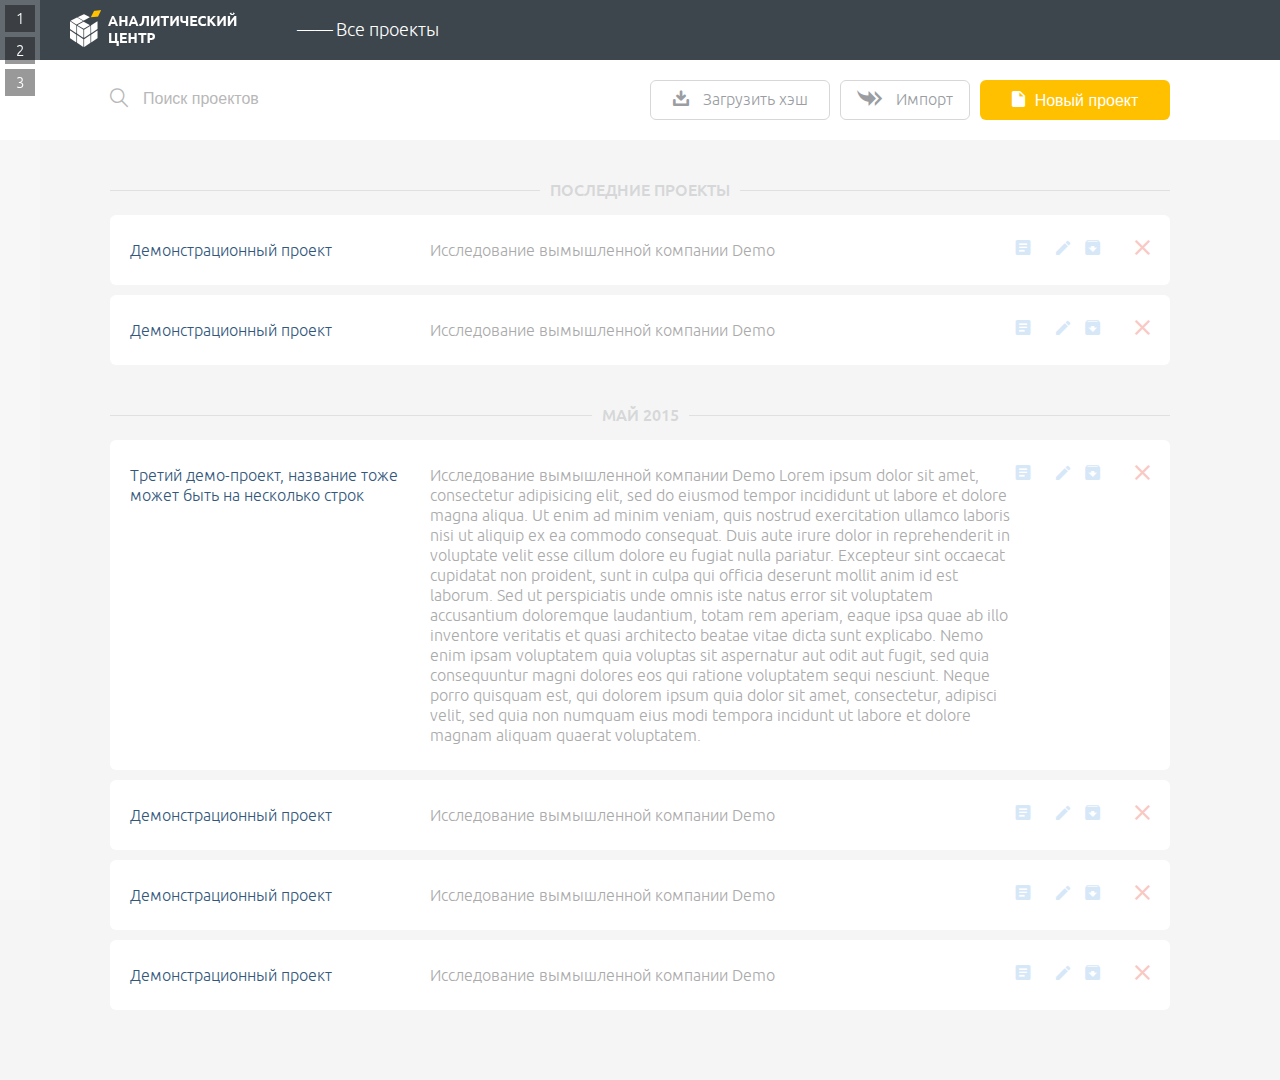
<file: index.html>
<!DOCTYPE html>
<head>
	<meta charset="utf-8">
	<title>Аналитический центр</title>
 
    <link rel="stylesheet" type="text/css" href="css/style.css" />  
    <link rel="stylesheet" type="text/css" href="css/fonts.css" />  
    <link rel="stylesheet" type="text/css" href="css/modal.css" />  
 
    <link rel="stylesheet" type="text/css" href="css/remodal.css" />
    
    <link rel="icon" href="/favicon.png" type="image/x-icon">
	<link rel="shortcut icon" href="/favicon.png" type="image/x-icon">
    
    <script type="text/javascript" src="js/jquery.js"></script>    
    <script type="text/javascript" src="js/remodal.js"></script> 
    <script type="text/javascript" src="js/form.js"></script> 
    <script type="text/javascript" src="js/accordion.js"></script>
</head>
	<body>
    	<!--------------------------------------->
        <!--------------------------------------->
        <!--  NAV PAGES                        -->
        <!--------------------------------------->
        <!--------------------------------------->
        <div id="nav-pages">
            <a href="index.html">1</a>
            <a href="inside-page.html">2</a>
            <a href="inside-page-2.html">3</a>
        </div>
        <style>
			#nav-pages{
				position: fixed;
				height: 100vh;
				z-index: 9999;
				background: rgba(255, 255, 255, 0.2);
				display: flex;
				flex-direction: column;
				justify-content: flex-start;
				align-items: center;
				overflow-y: auto;
				padding: 0 5px 5px;
			}
			#nav-pages a{
				text-decoration: none;
				color: #fff;
				display: block;
				padding: 5px;
				background: rgba(0, 0, 0, 0.4);
				text-align: center;
				width: 30px;
				margin-top: 5px;
			}
			#nav-pages a:hover{
				background: rgba(0, 0, 0, 0.8);
			}
		</style>
        <!--------------------------------------->
        <!--------------------------------------->
        <!--  NAV PAGES                        -->
        <!--------------------------------------->
        <!--------------------------------------->
        
        <header id="header-index">
            <section class="top clear">
                <a href="#" class="logo"><img src="images/logo.png"/></a>
                <ul class="bread_crumbs">
                    <li>——</li>
                    <li>Все проекты</li>
                </ul>
            </section><!--End .top-->
            
            <section class="bottom clear">
            	<div class="search">
            		<span class="icon-search"></span>
            		<input onblur="this.value=(this.value=='')?this.title:this.value;" onfocus="this.value=(this.value==this.title)?'':this.value;" value="Поиск проектов" title="Поиск проектов" type="text" />
            	</div><!--End .search-->
            
            	<div class="button-block">
            		<div class="fileform">
                         <a href="#modal"><span class="icon-dwload"></span> Загрузить хэш</a>
    				</div>
    				<div class="fileform import">
    					<input id="import" class="upload" type="file" name="import" />
                        <span class="icon-import"></span>
                        Импорт
    				</div>
    				<button><span class="icon-new"></span>Новый проект</button>
            	</div><!--End .button-block-->
            </section><!--End .bottom-->
        </header><!--End header-->
        
        <section id="index-content" class="clear">
            <fieldset>
                <legend>Последние проекты</legend>
            </fieldset>
            
            <!--Item Begin--->
            <div class="project clear">
            	<div class="clear info-block">
                    <a href="#" class="tittle">Демонстрационный проект</a>
                    <p class="info">Исследование вымышленной компании Demo</p>
                </div>
                <div class="ico-block clear">
                    <a id="report" class="icon-doc icon" href="#report"><p>Отчет<span></span></p></a>
                    <a id="change" class="icon-edit icon"><p>Изменить<span></span></p></a>
                    <a id="download" class="icon-dload icon"><p>Скачать<span></span></p></a>
                </div>
                 <a id="close" class="icon-cross icon"></a>
            </div>
            <!--Item End--->
            
            <!--Item Begin--->
            <div class="project clear">
            	<div  class="clear info-block">
                    <a href="#" class="tittle">Демонстрационный проект</a>
                    <p class="info">Исследование вымышленной компании Demo</p>
                </div>
                <div class="ico-block clear">
                    <a id="report" class="icon-doc icon" href="#report"><p>Отчет<span></span></p></a>
                    <a id="change" class="icon-edit icon" href="#"><p>Изменить<span></span></p></a>
                    <a id="download" class="icon-dload icon" href="#"><p>Скачать<span></span></p></a>
                </div>
                 <a id="close" class="icon-cross icon" href="#"></a>
            </div>
            <!--Item End--->
            
            <fieldset>
                <legend>май 2015</legend>
            </fieldset>
            <!--Item Begin--->
            <div class="project clear">
            	<div href="#" class="clear info-block">
                    <a class="tittle" href="#">Третий демо-проект, название тоже может быть на несколько строк</a>
                    <p class="info">Исследование вымышленной компании Demo Lorem ipsum dolor sit amet, consectetur adipisicing elit, sed do eiusmod tempor incididunt ut labore et dolore magna aliqua. Ut enim ad minim veniam, quis nostrud exercitation ullamco laboris nisi ut aliquip ex ea commodo consequat. 
Duis aute irure dolor in reprehenderit in voluptate velit esse cillum dolore eu fugiat nulla pariatur. Excepteur sint occaecat cupidatat non proident, sunt in culpa qui officia deserunt mollit anim id est laborum. Sed ut perspiciatis unde omnis iste natus error sit voluptatem accusantium doloremque laudantium, totam rem aperiam, eaque ipsa quae ab illo inventore veritatis et quasi architecto beatae vitae dicta sunt explicabo. Nemo enim ipsam voluptatem quia voluptas sit aspernatur aut odit aut fugit, sed quia consequuntur magni dolores eos qui ratione voluptatem sequi nesciunt. Neque porro quisquam est, qui dolorem ipsum quia dolor sit amet, consectetur, adipisci velit, sed quia non numquam eius modi tempora incidunt ut labore et dolore magnam aliquam quaerat voluptatem.</p>
                </div>
                <div class="ico-block clear">
                    <a id="report" class="icon-doc icon"  href="#report"><p>Отчет<span></span></p></a>
                    <a id="change" class="icon-edit icon" href="#"><p>Изменить<span></span></p></a>
                    <a id="download" class="icon-dload icon" href="#"><p>Скачать<span></span></p></a>
                </div>
                 <a id="close" class="icon-cross icon" href="#"></a>
            </div>
            <!--Item End--->
            
            <!--Item Begin--->
            <div class="project clear">
            	<div href="#" class="clear info-block">
                    <a href="#" class="tittle">Демонстрационный проект</a>
                    <p class="info">Исследование вымышленной компании Demo</p>
                </div>
                <div class="ico-block clear">
                    <a id="report" class="icon-doc icon" href="#report"><p>Отчет<span></span></p></a>
                    <a id="change" class="icon-edit icon" href="#"><p>Изменить<span></span></p></a>
                    <a id="download" class="icon-dload icon" href="#"><p>Скачать<span></span></p></a>
                </div>
                 <a id="close" class="icon-cross icon" href="#"></a>
            </div>
            <!--Item End--->
            <!--Item Begin--->
            <div class="project clear">
            	<div href="#" class="clear info-block">
                    <a href="#" class="tittle">Демонстрационный проект</a>
                    <p class="info">Исследование вымышленной компании Demo</p>
                </div>
                <div class="ico-block clear">
                    <a id="report" class="icon-doc icon"  href="#report"><p>Отчет<span></span></p></a>
                    <a id="change" class="icon-edit icon" href="#"><p>Изменить<span></span></p></a>
                    <a id="download" class="icon-dload icon" href="#"><p>Скачать<span></span></p></a>
                </div>
                 <a id="close" class="icon-cross icon" href="#"></a>
            </div>
            <!--Item End--->
            
            <!--Item Begin--->
            <div class="project clear">
            	<div href="#" class="clear info-block">
                    <a href="#" class="tittle">Демонстрационный проект</a>
                    <p class="info">Исследование вымышленной компании Demo</p>
                </div>
                <div class="ico-block clear">
                    <a id="report" class="icon-doc icon" href="#report"><p>Отчет<span></span></p></a>
                    <a id="change" class="icon-edit icon" href="#"><p>Изменить<span></span></p></a>
                    <a id="download" class="icon-dload icon" href="#"><p>Скачать<span></span></p></a>
                </div>
                 <a id="close" class="icon-cross icon" href="#"></a>
            </div>
            <!--Item End--->
        </section>
        
        <!--------Mobal--------->
        <div style="text-align: left;" class="remodal" data-remodal-id="modal">
		   <button data-remodal-action="close" class="remodal-close float:right"></button>
		   <h2>Страница загрузки хешей или любой другой дроп с формами</h2>
           <p>Загружаемый файл должен состоять из строк вида "хеш:(соль:)пароль", где ":" является разделителем который вы можете произвольно изменять.
Расширение файл может иметь любое. </p>
 
			<div class="form-container">
     			<form class="form" method="post" >
                      <div id="field5-container" class="field f_100 clear">
                           <label for="field5">
                                Текстовая строка
                           </label>
                           <input type="text" name="field5" id="field5" required>
                      </div>
           
                      <div id="field2-container" class="field f_100 clear">
                           <label for="field2">
                                Выбор значения
                           </label>
                           
                           <div class="select clear">
                                <a href="#" class="slct">Значение не выбрано</a>
                                <ul class="drop">
                                    <li>Значение 1</li>
                                    <li>Значение 2</li>
                                    <li>Значение 3</li>
                                </ul>
                                <input type="hidden" id="select" />
                            </div>	 
                        </div>
           
                        <div id="field3-container" class="field f_100 clear">
                           <label for="field3">
                                Загрузка файла
                           </label>
                           <div class="type_file">
                                <input type="file" size="28" class="inputFile" onchange='document.getElementById("fileName").value=this.value' />
                                <div class="fonTypeFile"><span>Обзор</span></div>
                                <input type="text" class="inputFileVal" readonly id="fileName" placeholder="Файл не выбран" />
                            </div>
                        </div>
                        
                        <div id="field1-container" class="field f_100 clear">
                               <label for="field1">
                                    Текстовое поле
                               </label>
                               <textarea rows="5" cols="20" name="field1" id="field1" required placeholder=""></textarea>
                         </div>
                         
          				 <div id="field6-container" class="field f_100 clear">
               				<div class="checkbox clear">
               					<div class="clear">
                                    <input id="check1" type="checkbox" name="check" value="check1">
                                    <label for="check1">Пассивный чек бокс</label>
                                </div>
								<div class="clear">
                                    <input id="check2" type="checkbox" name="check" value="check2">
                                    <label for="check2">Наведенный чек бокс</label>
                                </div>
                                <div class="clear">
                                    <input id="check3" type="checkbox" name="check" value="check3">
                                    <label for="check3">Нажатый чек бокс</label>
                                </div>
                            </div>
          				</div>
           
                        <div id="form-submit" class="field f_100 clear">
                               <input type="submit" value="Добавить">
                        </div>
                    </form>
             </div>
		</div><!--------End Mobal--------->


        <!--------Report Modal--------->
        <div style="text-align: left;" class="remodal report-modal" data-remodal-id="report">
		   <button data-remodal-action="close" class="remodal-close float:right"></button>
		   <h2>Отчёт по проекту "Демонстрационный проект"</h2>
           <p>СЕРВЕРА</p>
           
           <div id='report-modal'>
                <ul>
                    <!--Item Begin--->
                    <li class='has-sub tittle-1'><a href='#'>secondary.demo.zone <div class="c"></div></a>
                        <ul class="level-1">
                           <p>secondary.demo.zone</p>
                           <p>secondary.demo.zone</p>
                        </ul>
                   </li>
                   <!--Item End--->
                   
                    <!--Item Begin--->
                    <li class='has-sub tittle-1'><a href='#'>mainserver.demo.zone <div class="c"></div></a>
                        <ul class="level-1">
                            <p>
                                <b>IP:</b> 0.0.0.1         
                                <b>ОС:</b> FreeBSD
                            </p>
                            <p>    
                                Cкрипт прочтения писем не фильтрует принимаемый параметр id, что позволяет нарушить целостность SQL-запроса, занимающегося выборкой писем из БД 
                            </p>
                            
                            <!----item--Второй пункт вложенность 1--->
                             <li class='has-sub tittle-2'>
                             	<a href='#'>
                                	<fieldset>
                                        <legend>Отчёт сканера nmap</legend>
                                    </fieldset>
            						<div class="c"></div>
            					</a>
                                <ul class="level-3">
                                   <p>Отчёт сканера nmap</p>
                                </ul>
                             </li>
                             <!----/item----->
                             
                             <!----item--Второй пункт вложенность 1--->
                             <li class='has-sub tittle-2'>
                             <a href='#'>
                                	<fieldset>
                                        <legend>Обнаруженные пользователи</legend>
                                    </fieldset>
            						<div class="c"></div>
            					</a>
                                <ul class="level-3">
                                   <p>Обнаруженные пользователи</p>
                                </ul>
                             </li>
                             <!----/item----->
                             
                             <!----item--Второй пункт вложенность 1--->
                             <li class='has-sub tittle-2'>
                                 <a href='#'>
                                	<fieldset>
                                        <legend>Доменные имена</legend>
                                    </fieldset>
            						<div class="c"></div>
            					</a>
                                
                                <!--Второй пункт вложенность 1.1-->
                                <ul class="level-3">
                                   <li>
                                       <p class="tittle-3">mail.demo.com</p>
                                       <p>Веб-интерфейс для работы с почтой</p>
                                   </li>
                                   
                                   <!--Второй пункт вложенность 1.1-->
                                   <li class='has-sub tittle-3'>
                                   <a href='#'>
                                        <fieldset>
                                            <legend>mail.demo.com </legend>
                                        </fieldset>
                                        <p>Веб-интерфейс для работы с почтой</p>
                                        <div class="c"></div>
                                    </a>
                                     <ul class="level-3">
                                        <li>
                                            <p class="tittle-3">Основное приложение</p>
                                            <p>Сайт производителя: http://demo.com</p>
                                            <p>Версия:</p>
                                            <p>Для доступа требуется авторизация: Да</p>
                                            <p>Использует перезапись URL: Да</p>
                                            <p>Алгоритм хеширования: MD5</p>
                                            <p>Описание: Написанный на Ruby веб-интерфейс для работы с почтой</p>
                                        </li>
                                      </ul>
                                    </li>
                                    
                                    <!--Второй пункт вложенность 1.1-->
                                    <li class='has-sub tittle-3'>
                                    <a href="#">
                                        <fieldset>
                                            <legend>mail.demo.com  </legend>
                                        </fieldset>
                                        <p>Сайт производителя: http://demo.com</p>
                                        <p>Веб-интерфейс для работы с почтой</p>
                                        <div class="c"></div>
                                    </a>
                                    
                                    <!--Второй пункт вложенность 1.1.1-->
                                     <ul class="level-3">
                                        <li class="has-sub">
                                             <a href='#'>
                                                <fieldset>
                                                    <legend>Основное приложение </legend>
                                                </fieldset>
                                                <p>Сайт производителя: http://demo.com</p>
                                                <p>Версия:</p>
                                                <p>Для доступа требуется авторизация: Да</p>
                                                <p>Использует перезапись URL: Да</p>
                                                <p>Алгоритм хеширования: MD5</p>
                                                <p>Описание: Написанный на Ruby веб-интерфейс для работы с почтой</p>
                                                <div class="c"></div>
                                            </a>
                                            <!--Второй пункт вложенность 1.1.1.1-->
                                            <ul class="level-3">
                                               <li><p>Обнаруженные пользователи</p></li>
                                            </ul>
                                        </li><!--End .level-3-->
                                      </ul>
                                    </li><!--End .level-3-->
                                 </ul>
                              </li><!--End .level-2-->
                          </ul>
                      </li><!--End .level-1-->
                      <!--Item End--->
               
                    <!--Item Begin--->
                    <li class="tittle-1 level-1">secondary.demo.zone</li>
                    <!--Item End--->
                    
                </ul>
            </div>
 
			
		</div><!--------End Mobal--------->
	</body>
</html>
</file>
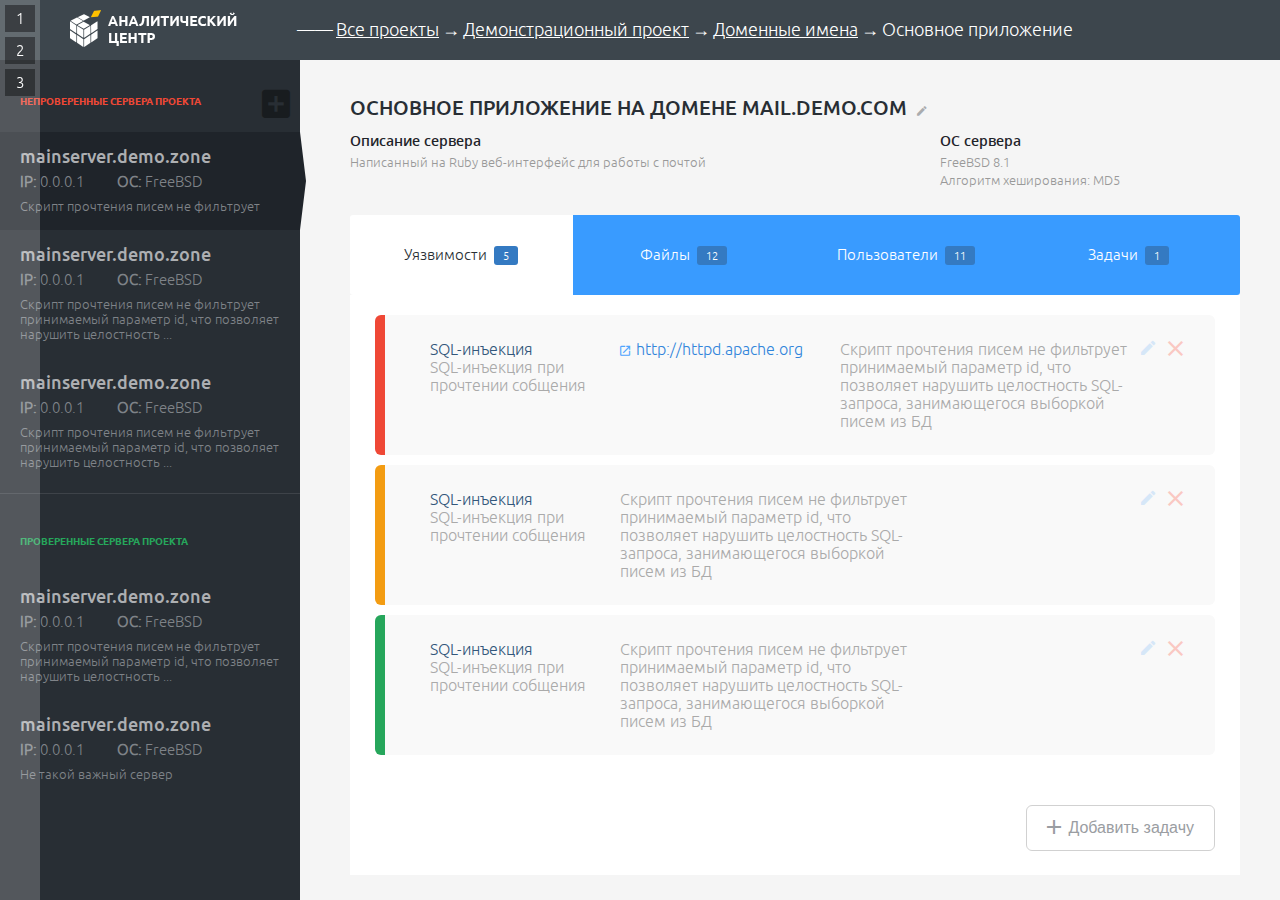
<file: inside-page-2.html>
<!DOCTYPE html>
<head>
	<meta charset="utf-8">
	<title>Аналитический центр</title>
 
    <link rel="stylesheet" type="text/css" href="css/style.css" />  
    <link rel="stylesheet" type="text/css" href="css/fonts.css" />  
    <link rel="stylesheet" type="text/css" href="css/modal.css" />  
 
    <link rel="stylesheet" type="text/css" href="css/remodal.css" />
    <link rel="stylesheet" href="css/jquery.mCustomScrollbar.min.css">
    
    <link rel="icon" href="/favicon.png" type="image/x-icon">
	<link rel="shortcut icon" href="/favicon.png" type="image/x-icon">
    
    <script type="text/javascript" src="js/jquery.js"></script>    
    <script type="text/javascript" src="js/remodal.js"></script> 
    <script type="text/javascript" src="js/form.js"></script> 
    <script type="text/javascript" src="js/accordion.js"></script>
</head>
	<body>
    	<!--------------------------------------->
        <!--------------------------------------->
        <!--  NAV PAGES                        -->
        <!--------------------------------------->
        <!--------------------------------------->
        <div id="nav-pages">
            <a href="index.html">1</a>
            <a href="inside-page.html">2</a>
            <a href="inside-page-2.html">3</a>
        </div>
        <style>
			#nav-pages{
				position: fixed;
				height: 100vh;
				z-index: 9999;
				background: rgba(255, 255, 255, 0.2);
				display: flex;
				flex-direction: column;
				justify-content: flex-start;
				align-items: center;
				overflow-y: auto;
				padding: 0 5px 5px;
			}
			#nav-pages a{
				text-decoration: none;
				color: #fff;
				display: block;
				padding: 5px;
				background: rgba(0, 0, 0, 0.4);
				text-align: center;
				width: 30px;
				margin-top: 5px;
			}
			#nav-pages a:hover{
				background: rgba(0, 0, 0, 0.8);
			}
		</style>
        <!--------------------------------------->
        <!--------------------------------------->
        <!--  NAV PAGES                        -->
        <!--------------------------------------->
        <!--------------------------------------->
        <header id="header">
            <section class="top clear">
                <a href="#" class="logo"><img src="images/logo.png"/></a>
                <ul class="bread_crumbs">
                    <li>——</li>
                    <li><a href="#">Все проекты</a></li>
                    <li>→</li>
                    <li><a href="inside-page.html">Демонстрационный проект</a></li>
                    <li>→</li>
                    <li><a href="inside-page.html">Доменные имена</a></li>
                    <li>→</li>  
                    <li>Основное приложение</li> 
                </ul>
            </section><!--End .top-->
        </header><!--End header-->
        
        <section id="main" class="clear">
        	<div id="servers" class="demo-y">
            <div class="servers">
                <h2 class="error">Непроверенные сервера проекта</h2>
                <a href="#" class="icon-addserver"></a>
                <div class="clear"></div>
                <!--Item Begin--->
                <a class="server-block clear active" href="#">
                    <h3>mainserver.demo.zone<i class="icon-edit"></i> </h3>             
                    <span><b>IP:</b> 0.0.0.1</span>         
                    <span><b>ОС:</b> FreeBSD</span>
                    <p>Скрипт прочтения писем не фильтрует</p>
                    <img src="images/arrow.png" class="active-ico">
                </a>
                <!--Item End--->
                <!--Item Begin--->
                <a class="server-block clear" href="#">
                    <h3>mainserver.demo.zone<i class="icon-edit"></i> </h3>             
                    <span><b>IP:</b> 0.0.0.1</span>         
                    <span><b>ОС:</b> FreeBSD</span>
                    <p>Скрипт прочтения писем не фильтрует принимаемый параметр id, что позволяет нарушить целостность ...</p>
                    
                </a>
                <!--Item End--->
                <!--Item Begin--->
                <a class="server-block clear" href="#">
                    <h3>mainserver.demo.zone<i class="icon-edit"></i> </h3>             
                    <span><b>IP:</b> 0.0.0.1</span>         
                    <span><b>ОС:</b> FreeBSD</span>
                    <p>Скрипт прочтения писем не фильтрует принимаемый параметр id, что позволяет нарушить целостность ...</p>
                </a>
                <!--Item End--->
                <hr>
                <h2>проверенные сервера проекта</h2>
                <!--Item Begin--->
                <a class="server-block clear" href="#">
                    <h3>mainserver.demo.zone<i class="icon-edit"></i> </h3>             
                    <span><b>IP:</b> 0.0.0.1</span>         
                    <span><b>ОС:</b> FreeBSD</span>
                    <p>Скрипт прочтения писем не фильтрует принимаемый параметр id, что позволяет нарушить целостность ...</p>
                </a>
                <!--Item End--->
                <!--Item Begin--->
                <a class="server-block clear" href="#">
                    <h3>mainserver.demo.zone<i class="icon-edit"></i> </h3>             
                    <span><b>IP:</b> 0.0.0.1</span>         
                    <span><b>ОС:</b> FreeBSD</span>
                    <p>Не такой важный сервер </p>
                </a>
                <!--Item End--->
        	</div><!--End Servers-->
        </div><!--End #Servers-->
        
        	<div id="work-space">
            <div class="top-block clear page-2">
        		<h2>Основное приложение на домене mail.demo.com<i class="icon-edit"></i></h2>
                
                <div class="left">
        			<h3>Описание сервера</h3>
        			<p>Написанный на Ruby веб-интерфейс для работы с почтой</p>
        		</div>
                
        		<div class="right">
        			<h3>ОС сервера</h3>
                    <p>FreeBSD 8.1</p>
                    <p>Алгоритм хеширования: MD5</p>
        		</div>
                </div>
        		
                <div id="tabs" class="tabs-page-2">
                    <!--TABS-->
                    <ul class="tabs tabs-2">
                        <!-------------------------------->
                        <!--------      Tab 1      ------->
                        <!-------------------------------->
                        <li class="tab-1">
                            <input type="radio" name="tabs" id="tab-1" checked>
                            <label for="tab-1">Уязвимости <span>5</span></label>
                            <div class="tab-content">
                                <div class="tab-content-all demo-y vulnerabilities">
                                    <!--Item Begin--->
                                    <div class="tab-block clear red">
                                        <div class="tittle">SQL-инъекция <br/><span class="gray">SQL-инъекция при прочтении собщения</span></div>
                                        <a href="#" target="_blank" class="link"><i class="icon-link"></i>http://httpd.apache.org</a>
                                        <p class="info">Скрипт прочтения писем не фильтрует принимаемый параметр id, что позволяет нарушить целостность SQL-запроса, занимающегося выборкой писем из БД</p>
                                        <div class="ico-block">                           
                                            <a id="change" class="icon-edit icon" href="#"><p>Изменить<span></span></p></a>
                                            <a id="close" class="icon-cross icon" href="#"><p>Удалить<span></span></p></a>
                                        </div>
                                    </div>
                                    <!--Item End---> 
                                    <!--Item Begin--->
                                    <div class="tab-block clear orange">
                                        <div class="tittle">SQL-инъекция <br/><span class="gray">SQL-инъекция при прочтении собщения</span></div>
                                        <p class="info">Скрипт прочтения писем не фильтрует принимаемый параметр id, что позволяет нарушить целостность SQL-запроса, занимающегося выборкой писем из БД</p>
                                        <div class="ico-block">                           
                                            <a id="change" class="icon-edit icon" href="#"><p>Изменить<span></span></p></a>
                                            <a id="close" class="icon-cross icon" href="#"><p>Удалить<span></span></p></a>
                                        </div>
                                    </div>
                                    <!--Item End---> 
                                    <!--Item Begin--->
                                    <div class="tab-block clear green">
                                        <div class="tittle">SQL-инъекция <br/><span class="gray">SQL-инъекция при прочтении собщения</span></div>
                                        <p class="info">Скрипт прочтения писем не фильтрует принимаемый параметр id, что позволяет нарушить целостность SQL-запроса, занимающегося выборкой писем из БД</p>
                                        <div class="ico-block">                           
                                            <a id="change" class="icon-edit icon" href="#"><p>Изменить<span></span></p></a>
                                            <a id="close" class="icon-cross icon" href="#"><p>Удалить<span></span></p></a>
                                        </div>
                                    </div>
                                    <!--Item End---> 
                                </div><!--End tab-content-all--->
                                <div class="button-block clear">     
                                	<button><i class="icon-add"></i>Добавить задачу</button>
                                </div>
                            </div><!--End tab-content-->
                        </li>
                        
                        <!-------------------------------->
                        <!--------      Tab 3      ------->
                        <!-------------------------------->
                        <li>
                            <input type="radio" name="tabs" id="tab-3">
                            <label for="tab-3">Файлы <span>12</span></label>
                            <div class="tab-content">
                                <div class="tab-content-all demo-y">
                                    <!--Item Begin--->
                                    <div class="tab-block clear">
                                        <div class="tittle">white-hat1.jpg</div>
                                        <p class="info">Тестовая картинка</p>
                                        <div class="ico-block">                           
                                            <a id="close" class="icon-cross icon" href="#"><p>Удалить<span></span></p></a>
                                        </div>
                                    </div>
                                    <!--Item End--->  
                                     <!--Item Begin--->
                                    <div class="tab-block clear">
                                        <div class="tittle">white-hat1.jpg</div>
                                        <p class="info">Тестовая картинка</p>
                                        <div class="ico-block">                           
                                            <a id="close" class="icon-cross icon" href="#"><p>Удалить<span></span></p></a>
                                        </div>
                                    </div>
                                    <!--Item End--->                         
                                </div><!--End tab-content-all-->
                                <div class="button-block clear">
                                	<button><i class="icon-add"></i>Новый домен</button>
                                </div>
                            </div>
                        </li>
                        <!-------------------------------->
                        <!--------      Tab 4      ------->
                        <!-------------------------------->
                        <li>
                            <input type="radio" name="tabs" id="tab-4">
                            <label for="tab-4">Пользователи <span>11</span></label>
                            <div class="tab-content">
                            <div class="tab-content-all demo-y">
                            	<fieldset>
                                    <legend>TestGroup</legend>
                                </fieldset>
                                <div class="ico-block-top clear">
                                    <a href="#" class="icon-dwload icon"><p>Вниз<span></span></p></a>
                                    <a href="#" class="icon-upload icon"><p>Наверх<span></span></p></a>
                                    <a href="#" class="icon-edit icon"><p>Изменить<span></span></p></a>
                                    <a href="#" class="icon-cross icon"><p>Удалить<span></span></p></a>
                                </div>
                                <table>
                                    <tr>
                                        <th></th>
                                        <th style="min-width:120px;">Логин /пароль</th>
                                        <th>Хэш</th>
                                        <th>E-mail</th>
                                        <th>Оболочка</th>
                                        <th>Директория</th>
                                        <th>Дополнительно</th>
                                        <th></th>
                                    </tr>
                                    
                                    <!--Item Begin--->
                                    <tr class="t-block">
                                        <td class="t-ico">
                                            <i class="ico icon-chost"></i>
                                            <i class="ico icon-jail"></i>
                                        </td>
                                        <td style="min-width:120px;" class="t-tittle">Junior<span class="gray">pass2</span></td>
                                        <td class="t-info">c1572d05424d0ecb2a65ec6a82aeacbf</td>
                                        <td class="t-email">aaa@bbb2.com</td>
                                        <td class="t-shell"></td>
                                        <td class="t-directory"></td>
                                        <td class="t-additionally"></td>
                                        <td class="t-ico-r"> 
                                            <a class="change icon-edit icon" href="#"><p>Изменить<span></span></p></a>
                                            <a class="close icon-cross icon" href="#"><p>Удалить<span></span></p></a>
                                        </td>
                                    </tr>
                                    <!--Item End---> 
                                    <!--Item Begin--->
                                    <tr class="t-block">
                                        <td class="t-ico">
                                            <i class="ico icon-chost"></i>
                                            <i class="ico icon-jail"></i>
                                        </td>
                                        <td style="min-width:120px;" class="t-tittle">Junior<span class="gray">pass2</span></td>
                                        <td class="t-info">c1572d05424d0ecb2a65ec6a82aeacbf</td>
                                        <td class="t-email">aaa@bbb2.com</td>
                                        <td class="t-shell">c6a82aeacbf</td>
                                        <td class="t-directory"></td>
                                        <td class="t-additionally"></td>
                                        <td class="t-ico-r"> 
                                            <a class="change icon-edit icon" href="#"><p>Изменить<span></span></p></a>
                                            <a class="close icon-cross icon" href="#"><p>Удалить<span></span></p></a>
                                        </td>
                                    </tr>
                                    <!--Item End---> 
                                    <!--Item Begin--->
                                    <tr class="t-block">
                                        <td class="t-ico">
                                            <i class="ico icon-chost"></i>
                                            <i class="ico icon-jail"></i>
                                        </td>
                                        <td style="min-width:120px;" class="t-tittle">Junior<span class="gray">pass2</span></td>
                                        <td class="t-info">c1572d05424d0ecb2a65ec6a82aeacbf</td>
                                        <td class="t-email">aaa@bbb2.com</td>
                                        <td class="t-shell">c1572d05424d0e</td>
                                        <td class="t-directory">c1572d4d0e</td>
                                        <td class="t-additionally">4d0e</td>
                                        <td class="t-ico-r"> 
                                            <a class="change icon-edit icon" href="#"><p>Изменить<span></span></p></a>
                                            <a class="close icon-cross icon" href="#"><p>Удалить<span></span></p></a>
                                        </td>
                                    </tr>
                                    <!--Item End---> 
                                </table>
                               
                                </div>
                                <div class="button-block clear">
                                    <button class="loading-pairs">Загрузка пар</button>
                                    <div class="right">
                                        <button class="add-group">Создать группу</button>
                                        <button class="new-user"><i class="icon-add"></i>Новый пользователь</button>
                                    </div>
                                </div>
                            </div>
                        </li>
                        <!-------------------------------->
                        <!--------      Tab 5      ------->
                        <!-------------------------------->
                        <li class="tab-5">
                            <input type="radio" name="tabs" id="tab-5">
                            <label for="tab-5">Задачи <span>1</span></label>
                            <div class="tab-content">
                                <div class="tab-content-all demo-y">
                                    <!--Item Begin--->
                                    <div class="tab-block clear">
                                        <div class="tittle">Название задачи</div>
                                        <p class="info">Описание задачи</p>
                                        <div class="ico-block">                           
                                            <a id="close" class="icon-cross icon" href="#"><p>Удалить<span></span></p></a>
                                        </div>
                                    </div>
                                    <!--Item End--->  
                                     <!--Item Begin--->
                                    <div class="tab-block clear">
                                        <div class="tittle">Название задачи</div>
                                        <p class="info">Описание задачи</p>
                                        <div class="ico-block">                           
                                            <a id="close" class="icon-cross icon" href="#"><p>Удалить<span></span></p></a>
                                        </div>
                                    </div>
                                    <!--Item End--->                         
                                </div><!--End tab-content-all-->
                                <div class="button-block clear">
                                	<button><i class="icon-add"></i>Добавить задачу</button>
                                </div>
                            </div>
                        </li>
                         <div class="clear"></div>
                    </ul><!---End tabs-->
                    <div class="clear"></div>
        		</div><!---End #tab-->
       
        </div>
        </section>
        
			
			
			
       <!-- custom scrollbar plugin -->
	<script src="js/jquery.mCustomScrollbar.concat.min.js"></script>
	
	<script>
		(function($){
			$(window).load(function(){
				
				$.mCustomScrollbar.defaults.theme="light-2"; //set "light-2" as the default theme
				
				$(".demo-y").mCustomScrollbar();
				
				$(".demo-x").mCustomScrollbar({
					axis:"x",
					advanced:{autoExpandHorizontalScroll:true}
				});
				
				$(".demo-yx").mCustomScrollbar({
					axis:"yx"
				});
				
				$(".scrollTo a").click(function(e){
					e.preventDefault();
					var $this=$(this),
						rel=$this.attr("rel"),
						el=rel==="content-y" ? ".demo-y" : rel==="content-x" ? ".demo-x" : ".demo-yx",
						data=$this.data("scroll-to"),
						href=$this.attr("href").split(/#(.+)/)[1],
						to=data ? $(el).find(".mCSB_container").find(data) : el===".demo-yx" ? eval("("+href+")") : href,
						output=$("#info > p code"),
						outputTXTdata=el===".demo-yx" ? data : "'"+data+"'",
						outputTXThref=el===".demo-yx" ? href : "'"+href+"'",
						outputTXT=data ? "$('"+el+"').find('.mCSB_container').find("+outputTXTdata+")" : outputTXThref;
					$(el).mCustomScrollbar("scrollTo",to);
					output.text("$('"+el+"').mCustomScrollbar('scrollTo',"+outputTXT+");");
				});
				
			});
		})(jQuery);
	</script>
	</body>
</html>
</file>
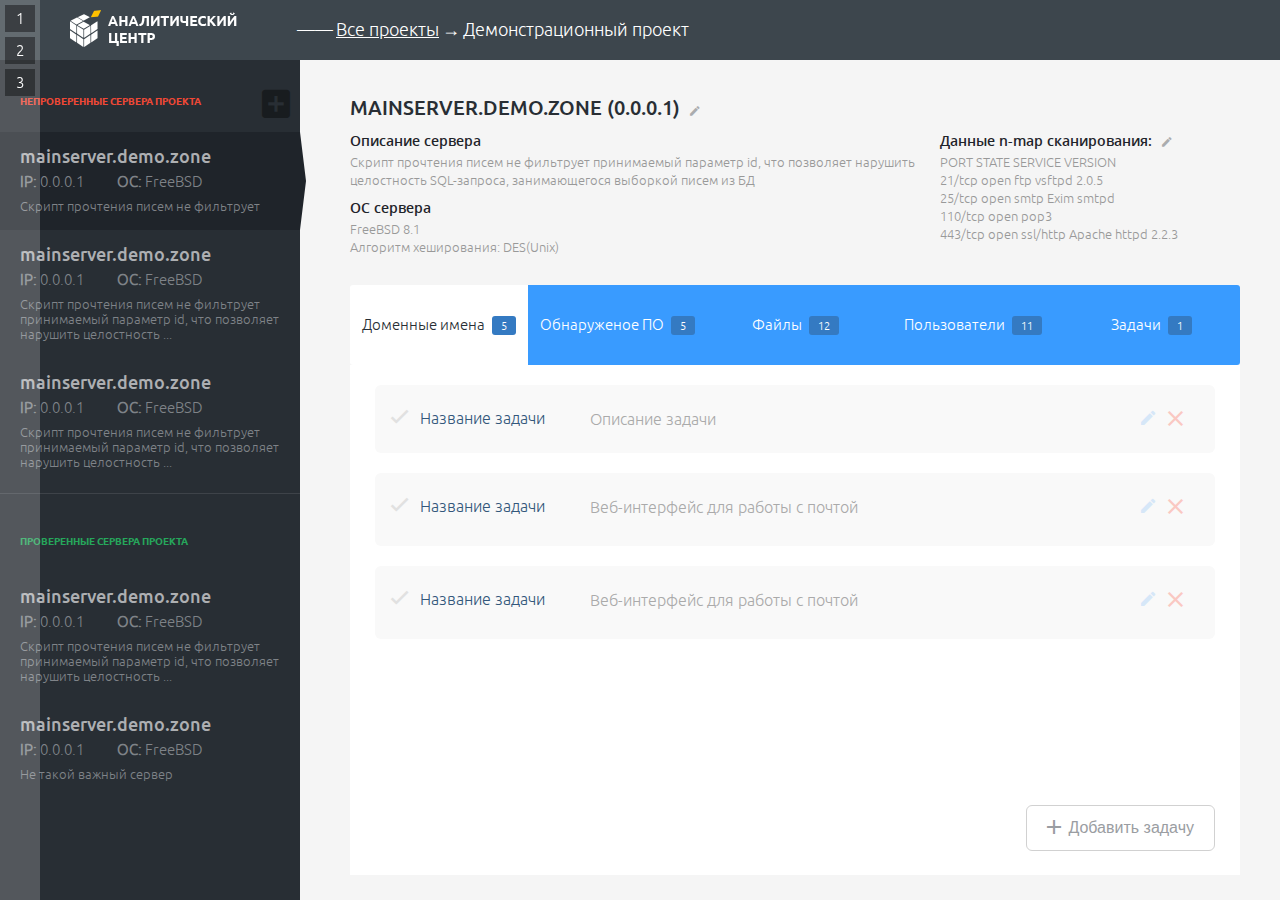
<file: inside-page.html>
<!DOCTYPE html>
<head>
	<meta charset="utf-8">
	<title>Аналитический центр</title>
 
    <link rel="stylesheet" type="text/css" href="css/style.css" />  
    <link rel="stylesheet" type="text/css" href="css/fonts.css" />  
    <link rel="stylesheet" type="text/css" href="css/modal.css" />  
 
    
    <link rel="stylesheet" href="css/jquery.mCustomScrollbar.min.css">
    
    <link rel="icon" href="/favicon.png" type="image/x-icon">
	<link rel="shortcut icon" href="/favicon.png" type="image/x-icon">
    
    <script type="text/javascript" src="js/jquery.js"></script>    
    <script type="text/javascript" src="js/remodal.js"></script> 
    <script type="text/javascript" src="js/form.js"></script> 
    <script type="text/javascript" src="js/accordion.js"></script>
</head>
	<body>
    	<!--------------------------------------->
        <!--------------------------------------->
        <!--  NAV PAGES                        -->
        <!--------------------------------------->
        <!--------------------------------------->
        <div id="nav-pages">
            <a href="index.html">1</a>
            <a href="inside-page.html">2</a>
            <a href="inside-page-2.html">3</a>
        </div>
        <style>
			#nav-pages{
				position: fixed;
				height: 100vh;
				z-index: 9999;
				background: rgba(255, 255, 255, 0.2);
				display: flex;
				flex-direction: column;
				justify-content: flex-start;
				align-items: center;
				overflow-y: auto;
				padding: 0 5px 5px;
			}
			#nav-pages a{
				text-decoration: none;
				color: #fff;
				display: block;
				padding: 5px;
				background: rgba(0, 0, 0, 0.4);
				text-align: center;
				width: 30px;
				margin-top: 5px;
			}
			#nav-pages a:hover{
				background: rgba(0, 0, 0, 0.8);
			}
		</style>
        <!--------------------------------------->
        <!--------------------------------------->
        <!--  NAV PAGES                        -->
        <!--------------------------------------->
        <!--------------------------------------->
        
        <header id="header">
            <section class="top clear">
                <a href="#" class="logo"><img src="images/logo.png"/></a>
                <ul class="bread_crumbs">
                    <li>——</li>
                    <li><a href="#">Все проекты</a></li>
                    <li>→</li>
                    <li> Демонстрационный проект</li>
                </ul>
            </section><!--End .top-->
        </header><!--End header-->
        
        <section id="main" class="clear">
        	<div id="servers" class="demo-y">
            <div class="servers">
                <h2 class="error">Непроверенные сервера проекта</h2>
                <a href="#" class="icon-addserver"></a>
                <div class="clear"></div>
                <!--Item Begin--->
                <a class="server-block clear active" href="#">
                    <h3>mainserver.demo.zone<i class="icon-edit"></i> </h3>             
                    <span><b>IP:</b> 0.0.0.1</span>         
                    <span><b>ОС:</b> FreeBSD</span>
                    <p>Скрипт прочтения писем не фильтрует</p>
                    <img src="images/arrow.png" class="active-ico">
                </a>
                <!--Item End--->
                <!--Item Begin--->
                <a class="server-block clear" href="#">
                    <h3>mainserver.demo.zone<i class="icon-edit"></i> </h3>             
                    <span><b>IP:</b> 0.0.0.1</span>         
                    <span><b>ОС:</b> FreeBSD</span>
                    <p>Скрипт прочтения писем не фильтрует принимаемый параметр id, что позволяет нарушить целостность ...</p>
                    
                </a>
                <!--Item End--->
                <!--Item Begin--->
                <a class="server-block clear" href="#">
                    <h3>mainserver.demo.zone<i class="icon-edit"></i> </h3>             
                    <span><b>IP:</b> 0.0.0.1</span>         
                    <span><b>ОС:</b> FreeBSD</span>
                    <p>Скрипт прочтения писем не фильтрует принимаемый параметр id, что позволяет нарушить целостность ...</p>
                </a>
                <!--Item End--->
                <hr>
                <h2>проверенные сервера проекта</h2>
                <!--Item Begin--->
                <a class="server-block clear" href="#">
                    <h3>mainserver.demo.zone<i class="icon-edit"></i> </h3>             
                    <span><b>IP:</b> 0.0.0.1</span>         
                    <span><b>ОС:</b> FreeBSD</span>
                    <p>Скрипт прочтения писем не фильтрует принимаемый параметр id, что позволяет нарушить целостность ...</p>
                </a>
                <!--Item End--->
                <!--Item Begin--->
                <a class="server-block clear" href="#">
                    <h3>mainserver.demo.zone<i class="icon-edit"></i> </h3>             
                    <span><b>IP:</b> 0.0.0.1</span>         
                    <span><b>ОС:</b> FreeBSD</span>
                    <p>Не такой важный сервер </p>
                </a>
                <!--Item End--->
        	</div><!--End Servers-->
        </div><!--End #Servers-->
        
        	<div id="work-space">
            <div class="top-block clear">
        		<h2>mainserver.demo.zone (0.0.0.1)<i class="icon-edit"></i></h2>
                
                <div class="left">
        			<h3>Описание сервера</h3>
        			<p>Скрипт прочтения писем не фильтрует принимаемый параметр id, что позволяет нарушить целостность SQL-запроса, занимающегося выборкой писем из БД</p>
        			<h3 class="m-t15">ОС сервера</h3>
        			<p>FreeBSD 8.1</p>
        			<p>Алгоритм хеширования: DES(Unix)</p>
        		</div>
                
        		<div class="right">
        			<h3>Данные n-map сканирования:<i class="icon-edit"></i></h3>
                    <p>PORT STATE SERVICE VERSION</p>
                    <p>21/tcp open ftp vsftpd 2.0.5</p>
                    <p>25/tcp open smtp Exim smtpd</p>
                    <p>110/tcp open pop3</p>
                    <p>443/tcp open ssl/http Apache httpd 2.2.3</p>
        		</div>
                </div>
        		
                <div id="tabs">
                    <!--TABS-->
                    <ul class="tabs">
                        <!-------------------------------->
                        <!--------      Tab 1      ------->
                        <!-------------------------------->
                        <li class="tab-1">
                            <input type="radio" name="tabs" id="tab-1" checked>
                            <label for="tab-1">Доменные имена <span>5</span></label>
                            <div class="tab-content">
                                <div class="tab-content-all demo-y">
                                    <div id='report-modal' class="clear">
                                        <ul class="demo-y">
                                            <!--Item Begin--->
                                            <li class='has-sub'>
                                                <a class="tab-block clear">
                                                    <div class="tittle"><i class="icon-accept"></i>Название задачи</div>
                                                    <p class="info width-2">Описание задачи</p>
                                                    <div class="ico-block">                           
                                                        <div id="change" class="icon-edit icon" href="#"><p>Изменить<span></span></p></div>
                                                        <div id="close" class="icon-cross icon" href="#"><p>Удалить<span></span></p></div>
                                                    </div>
                                                </a>
                                                <ul>                        
                                                    <div class="tab-block clear inside"><!--Item Begin--->
                                                        <div class="tittle">
                                                            <div class="ico-block-inside">
                                                            <i class="ico icon-accept"></i>
                                                            <i class="ico icon-refresh"></i>
                                                            <i class="ico icon-enter"></i>
                                                        </div>   
                                                        <a href="#" class="tittle">Основное приложение</a>
                                                        </div>
                                                        <a href="#" class="link">http://demo.com</a>
                                                        <p class="info">Описание задачи</p>
                                                        <div class="ico-block">                           
                                                            <div id="change" class="icon-edit icon"><p>Изменить<span></span></p></div>
                                                            <div id="close" class="icon-cross icon"><p>Удалить<span></span></p></div>
                                                        </div>
                                                    </div><!--Item End--->
                                                    <div class="tab-block clear inside"><!--Item Begin--->
                                                        <div class="tittle">
                                                        <div class="ico-block-inside">
                                                            <i class="ico icon-accept"></i>
                                                            <i class="ico icon-enter"></i>
                                                        </div>   
                                                        <a href="#" class="tittle">Основное приложение</a></div>
                                                        <a href="#" class="link">http://demo.com</a>
                                                        <p class="info">Написанный на Ruby веб-интерфейс для работы с почтой</p>
                                                        <div class="ico-block">                           
                                                            <div id="change" class="icon-edit icon"><p>Изменить<span></span></p></div>
                                                            <div id="close" class="icon-cross icon"><p>Удалить<span></span></p></div>
                                                        </div>
                                                    </div><!--Item End--->
                                                </ul>
                                            </li>
                                            <!--Item End---> 
                                            
                                            <!--Item Begin--->
                                            <li class='has-sub'>
                                                <div class="tab-block clear">
                                                    <div class="tittle"><i class="icon-accept"></i>Название задачи</div>
                                                    <p class="info width-2">Веб-интерфейс для работы с почтой</p>
                                                    <div class="ico-block">                           
                                                        <div id="change" class="icon-edit icon" href="#"><p>Изменить<span></span></p></div>
                                                        <div id="close" class="icon-cross icon" href="#"><p>Удалить<span></span></p></div>
                                                    </div>
                                                </div>
                                            </li>
                                            <!--Item End---> 
                                            <!--Item Begin--->
                                            <li class='has-sub'>
                                                <div class="tab-block clear">
                                                    <div class="tittle"><i class="icon-accept"></i>Название задачи</div>
                                                    <p class="info width-2">Веб-интерфейс для работы с почтой</p>
                                                    <div class="ico-block">                           
                                                        <div id="change" class="icon-edit icon" href="#"><p>Изменить<span></span></p></div>
                                                        <div id="close" class="icon-cross icon" href="#"><p>Удалить<span></span></p></div>
                                                    </div>
                                                </div>
                                            </li>
                                            <!--Item End--->      
                                        </ul>
                                    </div><!--End report-modal-->
                                </div>
                                <div class="button-block clear">     
                                	<button><i class="icon-add"></i>Добавить задачу</button>
                                </div>
                            </div><!--End tab-content-all-->
                        </li>
                        <!-------------------------------->
                        <!--------      Tab 2      ------->
                        <!-------------------------------->
                        <li>
                            <input type="radio" name="tabs" id="tab-2">
                            <label for="tab-2">Обнаруженое ПО <span>5</span></label>
                             
                            <div class="tab-content">
                                <div class="tab-content-all demo-y">
                                    <!--Item Begin--->
                                    <div class="tab-block clear">
                                        <div class="tittle">Apache <span class="gray">2.2.3 (2.2.17)</span></div>
                                        <a href="#" target="_blank" class="link"><i class="icon-link"></i>http://httpd.apache.org</a>
                                        <p class="info">Веб-сервер, работает только через https </p>
                                        <div class="ico-block">                           
                                            <a id="change" class="icon-edit icon" href="#"><p>Изменить<span></span></p></a>
                                            <a id="close" class="icon-cross icon" href="#"><p>Удалить<span></span></p></a>
                                        </div>
                                    </div>
                                    <!--Item End--->
                                    <!--Item Begin--->
                                    <div class="tab-block clear">
                                        <div class="tittle"><i class="icon-chost"></i>Apache <span class="gray">2.2.3 (2.2.17)</span></div>
                                        <a href="#" target="_blank" class="link"><i class="icon-link"></i>http://httpd.apache.org</a>
                                        <p class="info">Веб-сервер, работает только через https </p>
                                        <div class="ico-block">                           
                                            <a id="change" class="icon-edit icon" href="#"><p>Изменить<span></span></p></a>
                                            <a id="close" class="icon-cross icon" href="#"><p>Удалить<span></span></p></a>
                                        </div>
                                    </div>
                                    <!--Item End--->
                                    <!--Item Begin--->
                                    <div class="tab-block clear">
                                        <div class="tittle">Apache <span class="gray">2.2.3 (2.2.17)</span></div>
                                        <a href="#" target="_blank" class="link"><i class="icon-link"></i>http://httpd.apache.org</a>
                                        <p class="info">Веб-сервер, работает только через https </p>
                                        <div class="ico-block">                           
                                            <a id="change" class="icon-edit icon" href="#"><p>Изменить<span></span></p></a>
                                            <a id="close" class="icon-cross icon" href="#"><p>Удалить<span></span></p></a>
                                        </div>
                                    </div>
                                    <!--Item End--->
                                    <!--Item Begin--->
                                    <div class="tab-block clear">
                                        <div class="tittle">Apache <span class="gray">2.2.3 (2.2.17)</span></div>
                                        <a href="#" target="_blank" class="link"><i class="icon-link"></i>http://httpd.apache.org</a>
                                        <p class="info">Веб-сервер, работает только через https </p>
                                        <div class="ico-block">                           
                                            <a id="change" class="icon-edit icon" href="#"><p>Изменить<span></span></p></a>
                                            <a id="close" class="icon-cross icon" href="#"><p>Удалить<span></span></p></a>
                                        </div>
                                    </div>
                                    <!--Item End--->
                                    
                                     <!--Item Begin--->
                                    <div class="tab-block clear">
                                        <div class="tittle">Apache <span class="gray">2.2.3 (2.2.17)</span></div>
                                        <a href="#" target="_blank" class="link"><i class="icon-link"></i>http://httpd.apache.org</a>
                                        <p class="info">Веб-сервер, работает только через https </p>
                                        <div class="ico-block">                           
                                            <a id="change" class="icon-edit icon" href="#"><p>Изменить<span></span></p></a>
                                            <a id="close" class="icon-cross icon" href="#"><p>Удалить<span></span></p></a>
                                        </div>
                                    </div>
                                    <!--Item End--->
                                    
                                     <!--Item Begin--->
                                    <div class="tab-block clear">
                                        <div class="tittle">Apache <span class="gray">2.2.3 (2.2.17)</span></div>
                                        <a href="#" target="_blank" class="link"><i class="icon-link"></i>http://httpd.apache.org</a>
                                        <p class="info">Веб-сервер, работает только через https </p>
                                        <div class="ico-block">                           
                                            <a id="change" class="icon-edit icon" href="#"><p>Изменить<span></span></p></a>
                                            <a id="close" class="icon-cross icon" href="#"><p>Удалить<span></span></p></a>
                                        </div>
                                    </div>
                                    <!--Item End--->
                                </div><!--End tab-content-all-->
                                <div class="button-block clear">
                                	<button><i class="icon-add"></i>Новый домен</button>
                                </div>
                            </div>
                        </li>
                        <!-------------------------------->
                        <!--------      Tab 3      ------->
                        <!-------------------------------->
                        <li>
                            <input type="radio" name="tabs" id="tab-3">
                            <label for="tab-3">Файлы <span>12</span></label>
                            <div class="tab-content">
                                <div class="tab-content-all demo-y">
                                    <!--Item Begin--->
                                    <div class="tab-block clear">
                                        <div class="tittle">white-hat1.jpg</div>
                                        <p class="info">Тестовая картинка</p>
                                        <div class="ico-block">                           
                                            <a id="close" class="icon-cross icon" href="#"><p>Удалить<span></span></p></a>
                                        </div>
                                    </div>
                                    <!--Item End--->  
                                     <!--Item Begin--->
                                    <div class="tab-block clear">
                                        <div class="tittle">white-hat1.jpg</div>
                                        <p class="info">Тестовая картинка</p>
                                        <div class="ico-block">                           
                                            <a id="close" class="icon-cross icon" href="#"><p>Удалить<span></span></p></a>
                                        </div>
                                    </div>
                                    <!--Item End--->                         
                                </div><!--End tab-content-all-->
                                <div class="button-block clear">
                                	<button><i class="icon-add"></i>Новый домен</button>
                                </div>
                            </div>
                        </li>
                        <!-------------------------------->
                        <!--------      Tab 4      ------->
                        <!-------------------------------->
                        <li>
                            <input type="radio" name="tabs" id="tab-4">
                            <label for="tab-4">Пользователи <span>11</span></label>
                            <div class="tab-content">
                            <div class="tab-content-all demo-y">
                            	<fieldset>
                                    <legend>TestGroup</legend>
                                </fieldset>
                                <div class="ico-block-top clear">
                                    <a href="#" class="icon-dwload icon"><p>Вниз<span></span></p></a>
                                    <a href="#" class="icon-upload icon"><p>Наверх<span></span></p></a>
                                    <a href="#" class="icon-edit icon"><p>Изменить<span></span></p></a>
                                    <a href="#" class="icon-cross icon"><p>Удалить<span></span></p></a>
                                </div>
                                <table>
                                    <tr>
                                        <th></th>
                                        <th style="min-width:120px;">Логин /пароль</th>
                                        <th>Хэш</th>
                                        <th>E-mail</th>
                                        <th>Оболочка</th>
                                        <th>Директория</th>
                                        <th>Дополнительно</th>
                                        <th></th>
                                    </tr>
                                    
                                    <!--Item Begin--->
                                    <tr class="t-block">
                                        <td class="t-ico">
                                            <i class="ico icon-chost"></i>
                                            <i class="ico icon-jail"></i>
                                        </td>
                                        <td style="min-width:120px;" class="t-tittle">Junior<span class="gray">pass2</span></td>
                                        <td class="t-info">c1572d05424d0ecb2a65ec6a82aeacbf</td>
                                        <td class="t-email">aaa@bbb2.com</td>
                                        <td class="t-shell"></td>
                                        <td class="t-directory"></td>
                                        <td class="t-additionally"></td>
                                        <td class="t-ico-r"> 
                                            <a class="change icon-edit icon" href="#"><p>Изменить<span></span></p></a>
                                            <a class="close icon-cross icon" href="#"><p>Удалить<span></span></p></a>
                                        </td>
                                    </tr>
                                    <!--Item End---> 
                                    <!--Item Begin--->
                                    <tr class="t-block">
                                        <td class="t-ico">
                                            <i class="ico icon-chost"></i>
                                            <i class="ico icon-jail"></i>
                                        </td>
                                        <td style="min-width:120px;" class="t-tittle">Junior<span class="gray">pass2</span></td>
                                        <td class="t-info">c1572d05424d0ecb2a65ec6a82aeacbf</td>
                                        <td class="t-email">aaa@bbb2.com</td>
                                        <td class="t-shell">c6a82aeacbf</td>
                                        <td class="t-directory"></td>
                                        <td class="t-additionally"></td>
                                        <td class="t-ico-r"> 
                                            <a class="change icon-edit icon" href="#"><p>Изменить<span></span></p></a>
                                            <a class="close icon-cross icon" href="#"><p>Удалить<span></span></p></a>
                                        </td>
                                    </tr>
                                    <!--Item End---> 
                                    <!--Item Begin--->
                                    <tr class="t-block">
                                        <td class="t-ico">
                                            <i class="ico icon-chost"></i>
                                            <i class="ico icon-jail"></i>
                                        </td>
                                        <td style="min-width:120px;" class="t-tittle">Junior<span class="gray">pass2</span></td>
                                        <td class="t-info">c1572d05424d0ecb2a65ec6a82aeacbf</td>
                                        <td class="t-email">aaa@bbb2.com</td>
                                        <td class="t-shell">c1572d05424d0e</td>
                                        <td class="t-directory">c1572d4d0e</td>
                                        <td class="t-additionally">4d0e</td>
                                        <td class="t-ico-r"> 
                                            <a class="change icon-edit icon" href="#"><p>Изменить<span></span></p></a>
                                            <a class="close icon-cross icon" href="#"><p>Удалить<span></span></p></a>
                                        </td>
                                    </tr>
                                    <!--Item End---> 
                                </table>
                               
                                </div>
                                <div class="button-block clear">
                                    <button class="loading-pairs">Загрузка пар</button>
                                    <div class="right">
                                        <button class="add-group">Создать группу</button>
                                        <button class="new-user"><i class="icon-add"></i>Новый пользователь</button>
                                    </div>
                                </div>
                            </div>
                        </li>
                        <!-------------------------------->
                        <!--------      Tab 5      ------->
                        <!-------------------------------->
                        <li class="tab-5">
                            <input type="radio" name="tabs" id="tab-5">
                            <label for="tab-5">Задачи <span>1</span></label>
                            <div class="tab-content">
                                <div class="tab-content-all demo-y">
                                    <!--Item Begin--->
                                    <div class="tab-block clear">
                                        <div class="tittle">Название задачи</div>
                                        <p class="info">Описание задачи</p>
                                        <div class="ico-block">                           
                                            <a id="close" class="icon-cross icon" href="#"><p>Удалить<span></span></p></a>
                                        </div>
                                    </div>
                                    <!--Item End--->  
                                     <!--Item Begin--->
                                    <div class="tab-block clear">
                                        <div class="tittle">Название задачи</div>
                                        <p class="info">Описание задачи</p>
                                        <div class="ico-block">                           
                                            <a id="close" class="icon-cross icon" href="#"><p>Удалить<span></span></p></a>
                                        </div>
                                    </div>
                                    <!--Item End--->                         
                                </div><!--End tab-content-all-->
                                <div class="button-block clear">
                                	<button><i class="icon-add"></i>Добавить задачу</button>
                                </div>
                            </div>
                        </li>
                         <div class="clear"></div>
                    </ul><!---End tabs-->
                    <div class="clear"></div>
        		</div><!---End #tab-->
       
        </div>
        </section>
        
			
			
			
       <!-- custom scrollbar plugin -->
	<script src="js/jquery.mCustomScrollbar.concat.min.js"></script>
	
	<script>
		(function($){
			$(window).load(function(){
				
				$.mCustomScrollbar.defaults.theme="light-2"; //set "light-2" as the default theme
				
				$(".demo-y").mCustomScrollbar();
				
				$(".demo-x").mCustomScrollbar({
					axis:"x",
					advanced:{autoExpandHorizontalScroll:true}
				});
				
				$(".demo-yx").mCustomScrollbar({
					axis:"yx"
				});
				
				$(".scrollTo a").click(function(e){
					e.preventDefault();
					var $this=$(this),
						rel=$this.attr("rel"),
						el=rel==="content-y" ? ".demo-y" : rel==="content-x" ? ".demo-x" : ".demo-yx",
						data=$this.data("scroll-to"),
						href=$this.attr("href").split(/#(.+)/)[1],
						to=data ? $(el).find(".mCSB_container").find(data) : el===".demo-yx" ? eval("("+href+")") : href,
						output=$("#info > p code"),
						outputTXTdata=el===".demo-yx" ? data : "'"+data+"'",
						outputTXThref=el===".demo-yx" ? href : "'"+href+"'",
						outputTXT=data ? "$('"+el+"').find('.mCSB_container').find("+outputTXTdata+")" : outputTXThref;
					$(el).mCustomScrollbar("scrollTo",to);
					output.text("$('"+el+"').mCustomScrollbar('scrollTo',"+outputTXT+");");
				});
				
			});
		})(jQuery);
	</script>
	</body>
</html>
</file>
<file: css/style.css>
@charset "UTF-8";
article, aside, details, figcaption, figure, footer, header, hgroup, main, nav, section, summary {display: block; }

audio, canvas, video {display: inline-block; }

audio:not([controls]) {display: none;height: 0; }
[hidden] {display: none; }

html {background: #f5f5f5;-ms-text-size-adjust: 100%;-webkit-text-size-adjust: 100%;}
body {margin: 0;font-family: 'ubuntulight'; font-size:13px;  }


a:active, a:hover {outline: 0; }
abbr[title] {border-bottom: 1px dotted; }
input[type="checkbox"], input[type="radio"] {box-sizing: border-box;padding: 0; }
input[type="search"] {-webkit-appearance: textfield;-moz-box-sizing: content-box;-webkit-box-sizing: content-box;box-sizing: content-box; }
input[type="search"]::-webkit-search-cancel-button, input[type="search"]::-webkit-search-decoration {-webkit-appearance: none; }
button::-moz-focus-inner, input::-moz-focus-inner {border: 0;padding: 0; }
textarea {overflow: auto; vertical-align: top; }
table {border-collapse: collapse;border-spacing: 0; }

* {-moz-box-sizing: border-box !important;-webkit-box-sizing: border-box !important;             }
.left{float:left;}
.right{float:right;}
.container{width: 960px; margin:0 auto;  }

p{color: #999; font-size:13px; font-family: 'ubuntulight'; line-height: 18px;margin: 0;}
a{font-family: 'ubuntulight';font-size:15px;color: #3185db;}
a img {border: none;}
a:hover{text-decoration:none;}
span{color: #354050; font-size:11px; font-family: 'ubuntulight'; line-height:11px;}
h1{font-family: 'ubuntulight'; font-size: 65px;color: #354050;}
h2{font-family: 'ubuntumedium';font-size: 20px;color: #282e34;line-height: 25px; font-weight:100;text-transform: uppercase;margin: 0;}
h3{font-family: 'open_sanssemibold'; font-size: 14px;color: #1f242a; line-height: 16px;margin: 0;}
h4,h5,h6,h7{font-family: 'ubuntulight'; font-size: 10px;color: #354050;}
.no_margin{margin-right:0 !important;}

input[type="text"]:focus {outline: none;}
select:focus {outline: none;}
ul{padding:0; margin:0;list-style: none;}
.clear:after{content:'';clear:both;display:block;}
button:focus{outline:0; border:0;}
button:active{outline:0; border:0;}
textarea:focus{outline:0;}
.d_none{display:none;}
.m-t15{margin-top: 10px;}


/*------------------------------------------------*/
/*                  HEADER                        */
/*------------------------------------------------*/
#header-index{
    position: fixed;
    width: 100%;
    z-index: 10;
}
/*-------header top-------*/
header .top{
	background-color:#3d464d;
	padding: 10px 70px;
}
header .top .logo{
    display: block;
    float: left;
    margin-right: 60px;
}
header .top .logo img{}
.bread_crumbs{
    float: left;
}
.bread_crumbs li, .bread_crumbs a{
    display: inline-block;
    font-size: 18px;
    color: #fff;
    line-height: 40px;
}

/*-------header bottom-------*/
header .bottom{
    padding: 20px 110px;
    background: #fff;
}
header .bottom .search{
    width: calc(100% - 540px);
    float: left;
    height: 40px;
    line-height: 40px;
}
header .bottom .search input{
    font-size: 16px;
    color: #b8b8b8;
    border: 0;
    width: calc(100% - 35px);
}
           
header .bottom .button-block{
    width: 520px;
    float: right;
    padding: 0;
}
header .bottom .button-block button{
    width: 190px;
    height: 40px;
    background-color: #ffc000;
    border: 0;
    -moz-border-radius: 6px;
    -webkit-border-radius: 6px;
    border-radius: 6px;
    float: left;
    color: #fff;
    font-size: 16px;
    cursor: pointer;
}
header .bottom .button-block button:hover{
	background-color:#fccb34;
}

.fileform {
    background-color: #FFFFFF;
    border: 1px solid #d7d7d7;
    border-radius: 2px;
    cursor: pointer;
    height: 40px;
    overflow: hidden;
    position: relative;
    text-align: center;
    vertical-align: middle;
    width: 180px;
    float: left;
    -moz-border-radius: 6px;
    -webkit-border-radius: 6px;
    border-radius: 6px;
    font-size: 16px;
    color: #9a9da2;
    line-height: 37px;
    margin-right: 10px;
    cursor: pointer;
}
 
.fileform .selectbutton { 
    background-color: #A2A3A3;
    border: 1px solid #939494;
    border-radius: 2px;
    color: #FFFFFF;
    float: right;
    font-size: 16px;
    height: 20px;
    line-height: 20px;
    overflow: hidden;
    padding: 2px 6px;
    text-align: center;
    vertical-align: middle;
    width: 50px;
}
 
.fileform .upload{
    position:absolute;
    top:0;
    left:0;
    width:100%;
    -moz-opacity: 0;
    filter: alpha(opacity=0);
    opacity: 0;
    z-index:20;
    height: 40px;
	cursor:pointer;
}
.fileform.import{
    width: 130px;
}
.fileform .fa-upload{
    margin-right: 10px;
}
.fileform:hover{
	cursor:pointer;
}
.fileform a{
    font-size: 16px;
    color: #9a9da2;
    line-height: 37px;
    text-decoration: none;
}

/*------------------------------------------------*/
/*                  index-content                 */
/*------------------------------------------------*/
#index-content{
    background: #f5f5f5;
    padding: 1px 110px 60px;
    padding-top: 140px;
}

fieldset{
	border:0;
	border-top: 1px solid #dfe0e1;
	padding: 0;
	margin: 40px 0 15px;
}
legend{
	color:#d6d7d8;
	font-size:16px;
	font-family: 'ubuntumedium';
	font-weight: 100;
	text-transform: uppercase;
	text-align: center;
	padding: 0 10px;
}
.ico-block .icon{
	color:#d6e7f8;
	margin-right: 15px;
	float: left;
	position: relative;
	cursor: pointer;
	text-decoration: none;
	font-size: 15px;
}
.icon:focus{
	outline:none;
}
.icon p{
	display:none;
	color:#fff;
	background-color:#3d464d;
	padding:8px 14px;
	position: absolute;
	top: -55px;
}
.icon span{
	width: 0;
	height: 0;
	border-style: solid;
	border-width: 4px 3.5px 0 3.5px;
	border-color: #3d464d transparent transparent transparent;
	position: absolute;
	bottom: -4px;
	left: 50%;
	margin-left: -2px;
}
.icon:hover{
	color:#3185db;
}
.icon:hover p{
	display:block;
}
#close{
    position: absolute;
    top: 25px;
    right: 20px;
    color: #fac8c2;
    cursor: pointer;
    margin-right: 0;
    float: none;
    text-decoration: none;
}
#close:hover{
	color:#ef4836;
}
#report p{
    left: -26px;
}
#change p{
    left: -37px;
}
#download p{
    left: -30px;
}


.project{
    background-color: #fff;
    padding:25px 20px;
    position: relative;
    margin-bottom: 10px;
    -moz-border-radius: 6px;
    -webkit-border-radius: 6px;
    border-radius: 6px;
}
.project .info-block{
	text-decoration:none;
	display: block;
	width: calc(100% - 140px);
	float: left;
}
.project .tittle{
    font-size: 16px;
    color: #33577b;
    text-decoration: none;
    width: 280px;
    float: left;
    display: block;
    line-height: 20px;
}
.project .info{
    font-size: 16px;
    color: #aaa;
    width: calc(100% - 300px);
    float: right;
    display: block;
    margin: 0;
    line-height: 20px;
}
.project .ico-block{
    width: 135px;
    float: right;
}
.icon-dwload, .icon-import, .icon-new{
	font-size: 16px;
    color: #9a9da2;
    line-height: 37px;
    margin-right: 10px;
}
.icon-new{
	color:#fff;
}
.icon-search{
	color: #b8b8b8;
    font-size: 19px;
    margin-right: 10px;
    position: relative;
    top: 2px;
    line-height: 15px;
}


/*------------------------------------------------*/
/*                  inside-page                   */
/*------------------------------------------------*/
#header{
	height:60px;
}
#main{
	width:100%;
	height:calc(100% - 60px);
	position: fixed;
}
#servers{
	height:100%;
	width:310px;
	background:#282e34;
	float:left;
	position: relative;
	overflow-y: auto;
	overflow-x: hidden;
	background-color: #f5f5f5;
}
#work-space{
	width:calc(100% - 310px);
	height:100%;
	float:right;
	padding: 35px 40px;
	background-color: #f5f5f5;
	/* overflow-y: auto; */
}
.icon-edit{
    color: #aaacae;
    font-size: 10px;
    margin-left: 10px;
}
#work-space h2{
    margin-bottom: 13px;
}
#work-space .left{
    width: calc(100% - 320px);
}
#work-space .right{
    width: 300px;
}
#work-space h3{
    margin-bottom: 5px;
}
.top-block{
    height: 170px;
}
.page-2{
	height:100px;
}
/*------------------------------------------------*/
/*                  inside-page TABS              */
/*------------------------------------------------*/
.tabs {
    list-style-type: none;
    padding: 0;
    margin: 0;
    position: relative;
    width: 100%;
    height: 100%;
    /* padding-top: 30px; */
    /* padding-bottom: 30px; */
}
.tabs:after {
    content: "";
    clear: both;
    display: block;
    height: 240px;
}
.tabs li {
    float: left;
    border: 0;
    width: 20%;
    text-align: center;
    height: auto;
    display: block;
}
.tabs li > input {
    display: none;
}
.tabs li > label {
    display: inline-block;
    border-right-width: 0;
    border-bottom-width: 0;
    line-height: 30px;
    cursor: pointer;
    -webkit-user-select: none;
    -moz-user-select: none;
    -ms-user-select: none;
    user-select: none;
    background-color: #399bff;
    width: 100%;
    padding: 25px 0;
    font-size: 15px;
    color: #fff;
}
.tabs li:last-child > label {
    border-right-width: 1px;
}
.tabs .tab-content {
    display: none;
    position: absolute;
    left: 0;
    padding: 0 0 20px;
    height: 100%;
    width: 100%;
    background: #fff;
    /* overflow-y: auto; */
    /* margin-bottom: 40px; */
}
.tabs li > input:checked + label {
    background-color: #fff;
    color: #282e34;
}
.tabs li > input:checked + label:hover {
	background-color: #fff;
	cursor:default;
}
.tabs li > input + label:hover {
	background-color:#60acfa;
}
.tabs li > input:checked ~ .tab-content {
    display: block;
}

.tabs label span{
    color: #fff;
    background: #347ac2;
    padding: 3px 9px;
    -moz-border-radius: 3px;
    -webkit-border-radius: 3px;
    border-radius: 3px;/*IE 7 AND 8 DO NOT SUPPORT BORDER RADIUS*/
    margin-left: 4px;
}
.tab-block{
    background: #f9f9f9;
    -moz-border-radius: 6px;
    -webkit-border-radius: 6px;
    border-radius: 6px;
    padding: 25px 15px;
    margin-bottom: 10px;
    position: relative;
    width: 100%;
    display: block;
}

.tab-block .tittle{
    font-size: 16px;
    color: #33577b;
    float: left;
    min-width: 200px;
    position: relative;
    text-align: left;
    padding-left: 30px;
    font-family: 'ubuntulight';
    max-width: 200px;
}
.gray{
    color: #aaa;
    font-size: 16px;
}
.tab-block .link{
    font-size: 16px;
    text-decoration: none;
    float: left;
    min-width: 220px;
    max-width: 220px;
    text-align: left;
}
.tab-block a .icon-link{
    font-size: 10px;
    margin-right: 6px;
    color: #50a6fe;
}
.tab-block .info{
    float: left;
    font-size: 16px;
    color: #aaa;
    font-family: 'ubuntulight';
    width: calc(100% - 493px);
    text-align: left;
}
.tab-block .ico-block{
    float: right;
    position: absolute;
    width: 42px;
    right: 32px;
    top: 25px;
}     
.tab-block .ico-block p{
	top: -44px;
}                   
.tab-block #change{
    min-width: auto;
    margin-left: 0;
}
.tab-block #close{
    position: absolute;
    float: left;
    min-width: auto;
    top: 1px;
    right: 0;
}
.tab-block #close p{
	left: -32px;
}
.tab-1 label{
	-moz-border-radius: 3px 0 0 3px;
    -webkit-border-radius: 3px 0 0 3px;
    border-radius: 3px 0 0 3px;
}
.tab-5 label{
	-moz-border-radius: 0 3px 3px 0;
    -webkit-border-radius: 0 3px 3px 0;
    border-radius: 0 3px 3px 0;
}
.icon-chost{
    color: #e1e1e1;
    font-size: 20px;
    position: absolute;
    left: 0px;
    top: -1px;
}
.tab-content button{
	font-size:16px;
	color:#9a9da2;
	border:1px solid #d1d1d1;
	cursor:pointer;
	padding:13px 20px;
	background: none;
	-moz-border-radius: 6px;
	-webkit-border-radius: 6px;
	border-radius: 6px;/*IE 7 AND 8 DO NOT SUPPORT BORDER RADIUS*/
	float: right;
	margin-top: 0;
}
.tab-content button .icon-add{
    font-size: 14px;
    margin-right: 7px;
    color: #9a9da2;
}

#tabs{
    height: calc(100% - 240px);
    padding-top: 20px;
    margin-bottom: 30px;
}
#tabs.tabs-page-2{
    height: calc(100% - 170px);
    padding-top: 20px;
    margin-bottom: 30px;
}
.tab-content-all{
    overflow-y: auto;
    height: calc(100% - 70px);
    margin-bottom: 20px;
    padding-top: 0;
    position: relative;
    padding: 0 25px 0;
}
.tab-content .icon-accept{
    color: #e1e1e1;
    font-size: 15px;
    position: absolute;
    left: 0px;
    top: -1px;
}
.inside{
	background-color:#fff;
	border-bottom: 1px solid #f9f9f9;
}
.tab-content-all #report-modal > ul > li > a{
	padding: 25px 15px;
}
.ico-block-inside{
    width: 30px;
    position: absolute;
    left: -6px;
    top: -19px;
}
.ico-block-inside .ico{
    color: #e1e1e1;
    font-size: 15px;
    position: relative;
    display: block;
    text-align: center;
    margin-bottom: 5px;
}	
.ico-block-inside .icon-refresh{
	font-size:18px;
}	
.tab-block  .width-2{
    width: calc(100% - 275px);
}
.tab-content fieldset{
    margin: 30px 0 0px 0;
    width: calc(100% - 130px);
}
.tab-content legend{
    color: #3d464d;
    text-align: left;
}
.ico-block-top{
    position: absolute;
    right: 25px;
    top: 30px;
}
.ico-block-top a{
	color: #c9c9c9;
	font-size: 15px;
	text-decoration:none;
}
.ico-block-top .icon-dwload{
	color: #c9c9c9;
}
.ico-block-top .icon-edit{
	color: #c9c9c9;
	font-size: 15px;
	margin-right: 10px;
}

.tab-content table{
	width:100%; 
	text-align:left;
	border-spacing: 0 15px;      
	border-collapse: separate;
}
.tab-content th{
	padding-right: 30px;
	color: #c3c3c3;
	font-size: 12px;
	font-family: 'ubuntulight';
	font-weight: 100;
}
.tab-content td{
    word-wrap: break-word;
    padding-right: 30px;
    max-width: 93px;
    padding: 14px 18px 14px 0;
    font-size: 16px;
    color: #aaa;
}
.tab-content .t-info{
    max-width: 180px;
}
.tab-content .t-email{
    max-width: 140px;
}
.t-ico{
    padding-left: 13px;
    padding-right: 10px;
    -moz-border-radius: 6px 0 0 6px;
    -webkit-border-radius: 6px 0 0 6px;
    border-radius: 6px 0 0 6px;
    text-align: center;
    width: 40px;
    position: relative;
    top: 2px;
}
.t-ico .ico{
    position: relative;
    color: #c5c5c5;
    display: block;
}
.t-ico  .icon-jail{
    margin-top: 6px;
}
.t-tittle{
    color: #33577b !important;
}
.t-tittle span{
    display: block;
    margin-top: 7px;
}
.t-shell{
    max-width: 46px;
}
.t-directory{
    max-width: 50px;
}
.t-additionally{
    max-width: 43px;
}
.t-ico-r{
    -moz-border-radius: 0 6px 6px 0;
    -webkit-border-radius: 0 6px 6px 0;
    border-radius: 0 6px 6px 0;
    padding-right: 10px;
    width: 60px;
    min-width: 60px;
}
.t-ico-r  a{
    float: left;
    position: relative;
    cursor: pointer;
    text-decoration: none;
    font-size: 15px;
    display: block;
}
.t-ico-r .change{
    color: #d6e7f8;
    margin-left: 0;
    margin-right: 10px;
}
.t-ico-r .change:hover{
	color:#3185db;
}
.t-ico-r .close{
    color: #fac8c2;
}
.t-ico-r .close:hover{
	color:#ef4836;
}
.t-block{
    background: #f9f9f9;
    -moz-border-radius: 6px;
    -webkit-border-radius: 6px;
    border-radius: 6px;
    margin-bottom: 10px;
    position: relative;
    max-width: 100%;
}
.button-block{
    padding: 0 25px;
}
#work-space .button-block .right{
    width: auto;
}
.tab-content .loading-pairs{
    float: left;
}
.tab-content .add-group{
	float: left;
	margin-right: 20px;
}

/*----servers-----*/
#servers h2{
    font-size: 10px;
    color: #26a65b;
    line-height: 12px;
    padding: 35px 0 0 20px;
    font-family: 'ubuntubold';
    font-weight: 700;
    margin-bottom: 25px;
}
#servers .error{
    color: #ef4836;
}
#servers hr{
	border:0;
	width:100%;
	height:1px;
	background-color:#3e4349;
}
#servers .icon-addserver{
    color: #181c1f;
    font-size: 28px;
    position: absolute;
    top: 30px;
    right: 20px;

    text-decoration: none;
}
.server-block{
    width: 100%;
    display: block;
    text-decoration: none;
    padding: 16px 20px;
    position: relative;
}

.server-block h3{
    color: #adafb2;
    font-size: 18px;
    font-family: 'ubuntumedium';
    font-weight: 100;
    margin-bottom: 9px;
}
.server-block p{
    line-height: 15px;
    color: #7f8388;
    margin-top: 9px;
}
.server-block:hover{
	background-color:#1f242a;
}
.server-block span{
    font-size: 15px;
    color: #7f8388;
    margin-right: 30px;
}
.server-block .icon-edit{
	visibility: hidden;
}
.server-block:hover .icon-edit{
	visibility: visible;
}
.server-block.active{
	background-color:#1f242a;
}
.active-ico{
    position: absolute;
    top: 50%;
    right: -6px;
    margin-top: -49px;
}
.servers{
	margin-right:10px;
	background: #282e34;
	height:100%;
}

#mCSB_1_scrollbar_vertical{
	position:absolute !important; 
	left:0 !important;
}
.has-sub a:hover{
	cursor:pointer;
}
.t-ico-r .change p{
	left: -38px;
    top: -44px;
}
.t-ico-r .close p{
	top: -44px;
    left: -33px;
}

.ico-block-top p{
	top: -30px;
    padding: 3px 10px;
}
.ico-block-top .icon-dwload p{
    left: -18px;
}
.ico-block-top .icon-upload p{
    left: 2px;
}
.ico-block-top .icon-edit p{
    left: 24px;
}
.ico-block-top .icon-cross p{
    left: 55px;
}

/*---vulnerabilities-----*/
.tabs-2 li{
	width:25%;
}
.vulnerabilities{}
.vulnerabilities .red{
	border-left:10px solid #ef4836;
}
.vulnerabilities .orange{
	border-left:10px solid #f39c12;
}
.vulnerabilities .green{
	border-left:10px solid #26a65b;
}

.tab-block:first-child{
	margin-top:20px;
}

.tab-block .tittle{max-width:220px;}
.tab-block.inside a.tittle{text-decoration:none; padding-left:0;}
</file>
<file: css/fonts.css>
@font-face {
	font-family: 'icomoon';
	src:url('../fonts/icomoon.eot?fyv0l5');
	src:url('../fonts/icomoon.eot?fyv0l5#iefix') format('embedded-opentype'),
		url('../fonts/icomoon.ttf?fyv0l5') format('truetype'),
		url('../fonts/icomoon.woff?fyv0l5') format('woff'),
		url('../fonts/icomoon.svg?fyv0l5#icomoon') format('svg');
	font-weight: normal;
	font-style: normal;
}

[class^="icon-"], [class*=" icon-"] {
	font-family: 'icomoon';
	speak: none;
	font-style: normal;
	font-weight: normal;
	font-variant: normal;
	text-transform: none;
	line-height: 1;
	-webkit-font-smoothing: antialiased;
	-moz-osx-font-smoothing: grayscale;
}



@font-face {
    font-family: 'ubuntubold';
    src: url('../fonts/ubuntu-bold-webfont.eot');
    src: url('../fonts/ubuntu-bold-webfont.eot?#iefix') format('embedded-opentype'),
         url('../fonts/ubuntu-bold-webfont.woff2') format('woff2'),
         url('../fonts/ubuntu-bold-webfont.woff') format('woff'),
         url('../fonts/ubuntu-bold-webfont.ttf') format('truetype');
    font-weight: normal;
    font-style: normal;

}
@font-face {
    font-family: 'ubuntuitalic';
    src: url('../fonts/ubuntu-italic-webfont.eot');
    src: url('../fonts/ubuntu-italic-webfont.eot?#iefix') format('embedded-opentype'),
         url('../fonts/ubuntu-italic-webfont.woff2') format('woff2'),
         url('../fonts/ubuntu-italic-webfont.woff') format('woff'),
         url('../fonts/ubuntu-italic-webfont.ttf') format('truetype');
    font-weight: normal;
    font-style: normal;

}
@font-face {
    font-family: 'ubuntulight';
    src: url('../fonts/ubuntu-light-webfont.eot');
    src: url('../fonts/ubuntu-light-webfont.eot?#iefix') format('embedded-opentype'),
         url('../fonts/ubuntu-light-webfont.woff2') format('woff2'),
         url('../fonts/ubuntu-light-webfont.woff') format('woff'),
         url('../fonts/ubuntu-light-webfont.ttf') format('truetype');
    font-weight: normal;
    font-style: normal;

}
@font-face {
    font-family: 'ubunturegular';
    src: url('../fonts/ubuntu-regular-webfont.eot');
    src: url('../fonts/ubuntu-regular-webfont.eot?#iefix') format('embedded-opentype'),
         url('../fonts/ubuntu-regular-webfont.woff2') format('woff2'),
         url('../fonts/ubuntu-regular-webfont.woff') format('woff'),
         url('../fonts/ubuntu-regular-webfont.ttf') format('truetype');
    font-weight: normal;
    font-style: normal;

}
@font-face {
    font-family: 'ubuntumedium';
    src: url('../fonts/ubuntu-medium-webfont.eot');
    src: url('../fonts/ubuntu-medium-webfont.eot?#iefix') format('embedded-opentype'),
         url('../fonts/ubuntu-medium-webfont.woff2') format('woff2'),
         url('../fonts/ubuntu-medium-webfont.woff') format('woff'),
         url('../fonts/ubuntu-medium-webfont.ttf') format('truetype');
    font-weight: normal;
    font-style: normal;
}
@font-face {
    font-family: 'open_sanslight';
    src: url('../fonts/opensans-light-webfont.eot');
    src: url('../fonts/opensans-light-webfont.eot?#iefix') format('embedded-opentype'),
         url('../fonts/opensans-light-webfont.woff2') format('woff2'),
         url('../fonts/opensans-light-webfont.woff') format('woff'),
         url('../fonts/opensans-light-webfont.ttf') format('truetype');
    font-weight: normal;
    font-style: normal;

}
@font-face {
    font-family: 'open_sanssemibold';
    src: url('../fonts/opensans-semibold-webfont.eot');
    src: url('../fonts/opensans-semibold-webfont.eot?#iefix') format('embedded-opentype'),
         url('../fonts/opensans-semibold-webfont.woff2') format('woff2'),
         url('../fonts/opensans-semibold-webfont.woff') format('woff'),
         url('../fonts/opensans-semibold-webfont.ttf') format('truetype');
    font-weight: normal;
    font-style: normal;

}
.icon-accept:before {
	content: "\e900";
}
.icon-add:before {
	content: "\e901";
}
.icon-addserver:before {
	content: "\e902";
}
.icon-arrow:before {
	content: "\e903";
}
.icon-checkbox:before {
	content: "\e904";
}
.icon-chost:before {
	content: "\e905";
}
.icon-cross:before {
	content: "\e906";
}
.icon-dload:before {
	content: "\e907";
}
.icon-doc:before {
	content: "\e908";
}
.icon-dwload:before {
	content: "\e909";
}
.icon-edit:before {
	content: "\e90a";
}
.icon-enter:before {
	content: "\e90b";
}
.icon-import:before {
	content: "\e90c";
}
.icon-jail:before {
	content: "\e90d";
}
.icon-link:before {
	content: "\e90e";
}
.icon-minus:before {
	content: "\e90f";
}
.icon-new:before {
	content: "\e910";
}
.icon-plus:before {
	content: "\e911";
}
.icon-refresh:before {
	content: "\e912";
}
.icon-search:before {
	content: "\e913";
}
.icon-upload:before {
	content: "\e914";
}
</file>
<file: css/modal.css>
/*------------------------------------------------*/
/*                  FORM MODAL                    */
/*------------------------------------------------*/
#field5-container, #field2-container, #field3-container{
    margin-bottom: 10px;
}
/*---select-----*/
.select {
	width: 380px;
	float: right;
	height: 50px;
	position: relative;
}
.slct {
	display: block;
	border-radius: 4px;=:#F6F6f6;
	width: 380px;
	float: right;
	height: 50px;
	background:url(../images/select.png) no-repeat right;
	overflow: hidden;
	white-space:nowrap;
	text-overflow: ellipsis;
	-o-text-overflow: ellipsis;
	text-decoration: none;
	background-color: #f3f3f3;
	color: #c4c4c4;
	font-size: 15px;
	font-family: 'ubuntulight';
	padding: 0 20px;
	line-height: 50px;
}
.slct.active {
	border-radius: 5px 5px 0 0;
	border-bottom: none;
}
.drop {
	margin: 0;
	padding: 0;
	width: 380px;
	border-top: none;
	display: none;
	position: absolute;
	background: #fff;
	top: 50px;
	background-color: #fff;
	z-index: 3;
	border: 1px solid #e8e8e8;
	border-top: 0;
}
.drop li {
	list-style: none;
	border-top: 1px solid #e8e8e8;
	cursor: pointer;
	display: block;
	color: #c4c4c4;
	font-size: 15px;
	font-family: 'ubuntulight';
	padding: 10px 20px;
	background-color: #fff;
}
.drop li:hover {
	background-color: #e8e8e8;
	color: #222;
}

.field.f_100 label{
    font-size: 15px;
    color: #3d464d;
    line-height: 50px;
    float: left;
}
.field.f_100 select, .field.f_100 input, .field.f_100 textarea{
	color:#c4c4c4;
	font-size:15px;
	font-family: 'ubuntulight';
}
#field5-container input {
    width: 380px;
    height: 50px;
    background: #f3f3f3;
    border: 0;
    float: right;
    padding: 0 20px;
}
#field1-container textarea{
    width: 380px;
    height: 120px;
    background: #f3f3f3;
    border: 0;
    float: right;
    padding: 20px;
}
#form-submit input{
    width: 190px;
    height: 40px;
    background-color: #399bff;
    border: 0;
    font-size: 16px;
    color: #fff;
    -moz-border-radius: 6px;
    -webkit-border-radius: 6px;
    border-radius: 6px;
    cursor: pointer;
}
#form-submit input:hover{
	background-color:#50a5fc;
}
/*-----type_file-------*/
.type_file {
	position: relative;
	height: 40px;
	width: 380px;
	float: right;
	margin-top: 6px;
}

.inputFile {
	position: absolute;
	top: 0;
	left: 0;
	z-index: 2;
	filter:progid:DXImageTransform.Microsoft.Alpha(opacity=0);
	-moz-opacity: 0;
	-khtml-opacity: 0;
	opacity: 0;
	width: 380px;
}

.fonTypeFile {
	width: 380px;
	height: 40px;
	position: absolute;
	top: 0;
	left: 0;
	z-index: 1;
}
.fonTypeFile span{
	font-size: 16px;
	color: #9a9da2;
	border: 1px solid #d7d7d7;
	-moz-border-radius: 4px;
	-webkit-border-radius: 4px;
	border-radius: 4px;
	width: 130px;
	height: 40px;
	display: block;
	text-align: center;
	line-height: 37px;
}
.fonTypeFile span:hover{
	cursor:pointer;
}
.inputFileVal {
	position: absolute;
	top: 10px;
	left: 145px;
	z-index: 2;
	width: 215px;
	background: none;
	border: none;
}
#field1-container{
	margin-bottom:30px;
}
#form-submit{
    width: 380px;
    float: right;
    margin-top: 50px;
}
#field6-container{
	width: 380px;
    float: right;
}


/*----.checkbox-----*/
.checkbox{
    position: relative;
}
.field.f_100 .checkbox label{
    float: none;
    position: relative;
    line-height: 35px;
    padding-left: 30px;
    cursor: pointer;
}
.checkbox input[type=checkbox] {
	display: none;
}
.checkbox label:before {
	border-radius: 3px;
}
.checkbox input[type=checkbox]:checked + label:before {
	background-color:#ffc000;
}
.checkbox>div:hover label:before {
	background-color:#ccc;
	cursor:pointer;
}
.checkbox label:before {
    display: inline-block;
    width: 20px;
    height: 20px;
    margin-right: 10px;
    position: absolute;
    left: 0;
    bottom: -1px;
    background-color: #ebebeb;
    /* content: "\f00c"; */
    display: inline-block;
    /* font: normal normal normal 13px/1 FontAwesome; */
    /* font-size: inherit; */
    text-rendering: auto;
    -webkit-font-smoothing: antialiased;
    -moz-osx-font-smoothing: grayscale;
    color: #fff;
    text-align: center;
    line-height: 18px;
    content: "\e900";
    font-family: 'icomoon';
    speak: none;
    font-style: normal;
    font-weight: normal;
    font-variant: normal;
    text-transform: none;
    line-height: 1;
    -webkit-font-smoothing: antialiased;
    -moz-osx-font-smoothing: grayscale;
}

/*------------------------------------------------*/
/*                 Report Modal                    */
/*------------------------------------------------*/
@import url(http://fonts.googleapis.com/css?family=Raleway:400,200);
#report-modal,
#report-modal ul,
#report-modal ul li,
#report-modal ul li a {
  border: 0;
  list-style: none;
  line-height: 1;
  display: block;
  position: relative;
  -webkit-box-sizing: border-box;
  -moz-box-sizing: border-box;
  box-sizing: border-box;
  -moz-border-radius: 6px;
  -webkit-border-radius: 6px;
  border-radius: 6px;/*IE 7 AND 8 DO NOT SUPPORT BORDER RADIUS*/
}
#report-modal {
  width: 100%;
  font-family: Raleway, sans-serif;
  color: #ffffff;
}
#report-modal ul ul {
  display: none;
}
#report-modal > ul > li.active > ul {
  display: block;
}
.align-right {
  float: right;
}
#report-modal > ul > li > a {
  padding: 17px 20px;
  cursor: pointer;
  z-index: 2;
  text-decoration: none;
  -webkit-transition: color .2s ease;
  -o-transition: color .2s ease;
  transition: color .2s ease;
}
#report-modal > ul > li > a:hover {
  color: #000;
}

#report-modal ul ul li a {
  padding: 14px 22px;
  cursor: pointer;
  z-index: 2;
  font-size: 14px;
  text-decoration: none;
  -webkit-transition: color .2s ease;
  -o-transition: color .2s ease;
  transition: color .2s ease;
}
#report-modal ul ul ul li a {
  padding-left: 32px;
}
#report-modal ul ul li a:hover {
color: #000;}



/*----------------------------------*/
#report-modal  ul > li.has-sub > a .c{
    width: 8px;
    height: 8px;
    border: 1px solid #d9d9d9;
    position: absolute;
    padding: 7px;
    right: 20px;
    top: 18px;
}
#report-modal  ul > li.has-sub > a .c:after {
  position: absolute;
  right: 7px;
  top: 4px;
  z-index: 5;
  display: block;
  height: 7px;
  width: 1px;
  background: #c7c7c7;
  content: "";
  -webkit-transition: all 0.1s ease-out;
  -moz-transition: all 0.1s ease-out;
  -ms-transition: all 0.1s ease-out;
  -o-transition: all 0.1s ease-out;
  transition: all 0.1s ease-out;
}
#report-modal ul > li.has-sub > a .c:before {
  position: absolute;
  right: 4px;
  top: 7px;
  display: block;
  width: 7px;
  height: 1px;
  background: #c7c7c7;
  content: "";
  -webkit-transition: all 0.1s ease-out;
  -moz-transition: all 0.1s ease-out;
  -ms-transition: all 0.1s ease-out;
  -o-transition: all 0.1s ease-out;
  transition: all 0.1s ease-out;
}

#report-modal  ul > li.has-sub.open > a .c{
	border: 1px solid #c7c7c7;
}
#report-modal  ul > li.has-sub.open > a .c:after{
  -webkit-transform: rotate(90deg);
  -moz-transform: rotate(90deg);
  -ms-transform: rotate(90deg);
  -o-transform: rotate(90deg);
  transform: rotate(90deg);
}



#report-modal p{
    margin: 0;
    text-transform: none;
    margin-bottom: 5px;
}
#report-modal a p{
margin-bottom: 0;}

.level-1{
    padding: 17px 20px;
}
ul.level-1{
    padding: 0 20px;
}
.has-sub{}
.tittle-1, .tittle-1 a{
    background-color: #f9f9f9;
    color: #3d464d;
    font-size: 18px;
    font-family: 'ubuntumedium';
}
.level-1{
    padding: 17px 20px;
}
#report-modal .tittle-2, #report-modal .tittle-2 a{
	color: #3d464d;
	font-size: 16px;
	font-family: 'ubuntumedium';
	text-transform:uppercase;
	padding: 0;
	margin-bottom: 0;
}
#report-modal .tittle-2 a{
	padding: 10px 0;
}
#report-modal .tittle-3 a{
	padding: 10px 0;
	padding-bottom: 0;
}
.open .level-2{
    padding-bottom: 0;
}
#report-modal .tittle-3, #report-modal .tittle-3 a, #report-modal .tittle-3 legend{
	color: #3d464d;
	font-size: 16px;
	font-family: 'ubunturegular';
	text-transform: none;
}
.open .level-3 a{
	padding-bottom:0;
	padding-left:40px;
	padding-top: 10px;
}
.open .level-3{
	padding-bottom:0;
	padding-left:40px;


}  
.open .level-3 li{ 
margin-top: 10px;}             
#report-modal ul li{

margin-bottom: 10px;

float: none;

width: 100%;
}
.open .level-1{
	padding-bottom: 30px;
}
.open .c{
	right: 20px;
	top: 18px;
}
.level-1 .c, .level-2 .c, .level-3 .c, .level-4 .c{
    right: 0 !important;
    top: 10px !important;
}
#report-modal fieldset{
    border-top: 1px solid #e3e3e5;
    margin: 0;
    width: calc(100% - 25px);
}
#report-modal legend{
    text-align: left;
    padding-left: 0;
    color: #3d464d;
}
</file>
<file: css/remodal.css>
html.remodal-is-locked {
  overflow: hidden;
}

.remodal,
[data-remodal-id] {
  display: none;
}


.remodal-overlay {
  position: fixed;
  z-index: 9999;
  top: -5000px;
  right: -5000px;
  bottom: -5000px;
  left: -5000px;
  display: none;
}

.remodal-wrapper {
  position: fixed;
  z-index: 10000;
  top: 0;
  right: 0;
  bottom: 0;
  left: 0;
  display: none;
  overflow: auto;
  text-align: center;
  -webkit-overflow-scrolling: touch;
}

.remodal-wrapper:after {
  display: inline-block;
  height: 100%;
  margin-left: -0.05em;
  content: "";
}

.remodal-overlay,
.remodal-wrapper {
  backface-visibility: hidden;
}


.remodal {
  position: relative;
  outline: none;
  text-size-adjust: 100%;
}

.remodal-is-initialized {
  display: inline-block;
}
.remodal-bg.remodal-is-opening,
.remodal-bg.remodal-is-opened {
  filter: blur(3px);
}
.remodal-overlay {
  background: rgba(43, 46, 56, 0.9);
}
.remodal-overlay.remodal-is-opening,
.remodal-overlay.remodal-is-closing {
  animation-fill-mode: forwards;
}
.remodal-overlay.remodal-is-opening {
  animation: remodal-overlay-opening-keyframes 0.3s;
}
.remodal-overlay.remodal-is-closing {
  animation: remodal-overlay-closing-keyframes 0.3s;
}
.remodal-wrapper {
  padding: 10px 10px 0;
}
.remodal {
  box-sizing: border-box;
  width: 100%;
  margin-bottom: 10px;
  padding: 60px 80px;
  transform: translate3d(0, 0, 0);
  color: #2b2e38;
  background: #fff;
}
.remodal.remodal-is-opening,
.remodal.remodal-is-closing {
  animation-fill-mode: forwards;
}
.remodal.remodal-is-opening {
  animation: remodal-opening-keyframes 0.3s;
}
.remodal.remodal-is-closing {
  animation: remodal-closing-keyframes 0.3s;
}

.remodal,
.remodal-wrapper:after {
  vertical-align: middle;
}
.remodal-close {
  position: absolute;
  top: 20px;
  right: 20px;
  display: block;
  overflow: visible;
  width: 35px;
  height: 35px;
  margin: 0;
  padding: 0;
  cursor: pointer;
  transition: color 0.2s;
  text-decoration: none;
  color: #dadada;
  border: 0;
  outline: 0;
  background: transparent;
}
.remodal-close:hover,
.remodal-close:focus {
  color: #2b2e38;
}
.remodal-close:before {
  font-family: Arial, "Helvetica CY", "Nimbus Sans L", sans-serif !important;
  font-size: 29px;
  line-height: 35px;
  position: absolute;
  top: 0;
  right: 0;
  display: block;
  width: 35px;
  content: "\00d7";
  text-align: center;
}
.remodal-confirm,
.remodal-cancel {
  font: inherit;
  display: inline-block;
  overflow: visible;
  min-width: 110px;
  margin: 0;
  padding: 12px 0;
  cursor: pointer;
  transition: background 0.2s;
  text-align: center;
  vertical-align: middle;
  text-decoration: none;
  border: 0;
  outline: 0;
}
.remodal-confirm {
  color: #fff;
  background: #81c784;
}
.remodal-confirm:hover,
.remodal-confirm:focus {
  background: #66bb6a;
}
.remodal-cancel {
  color: #fff;
  background: #e57373;
}
.remodal-cancel:hover,
.remodal-cancel:focus {
  background: #ef5350;
}
.remodal-confirm::-moz-focus-inner,
.remodal-cancel::-moz-focus-inner,
.remodal-close::-moz-focus-inner {
  padding: 0;

  border: 0;
}

@keyframes remodal-opening-keyframes {
  from {
    transform: scale(1.05);

    opacity: 0;
  }
  to {
    transform: none;

    opacity: 1;
  }
}

@keyframes remodal-closing-keyframes {
  from {
    transform: scale(1);

    opacity: 1;
  }
  to {
    transform: scale(0.95);

    opacity: 0;
  }
}

@keyframes remodal-overlay-opening-keyframes {
  from {
    opacity: 0;
  }
  to {
    opacity: 1;
  }
}

@keyframes remodal-overlay-closing-keyframes {
  from {
    opacity: 1;
  }
  to {
    opacity: 0;
  }
}
@media only screen and (min-width: 641px) {
  .remodal {
    max-width: 700px;
  }
  .remodal.report-modal {
    max-width: 860px;
  }
}


.lt-ie9 .remodal-overlay {
  background: #2b2e38;
}

.lt-ie9 .remodal {
  width: 700px;
}
</file>
